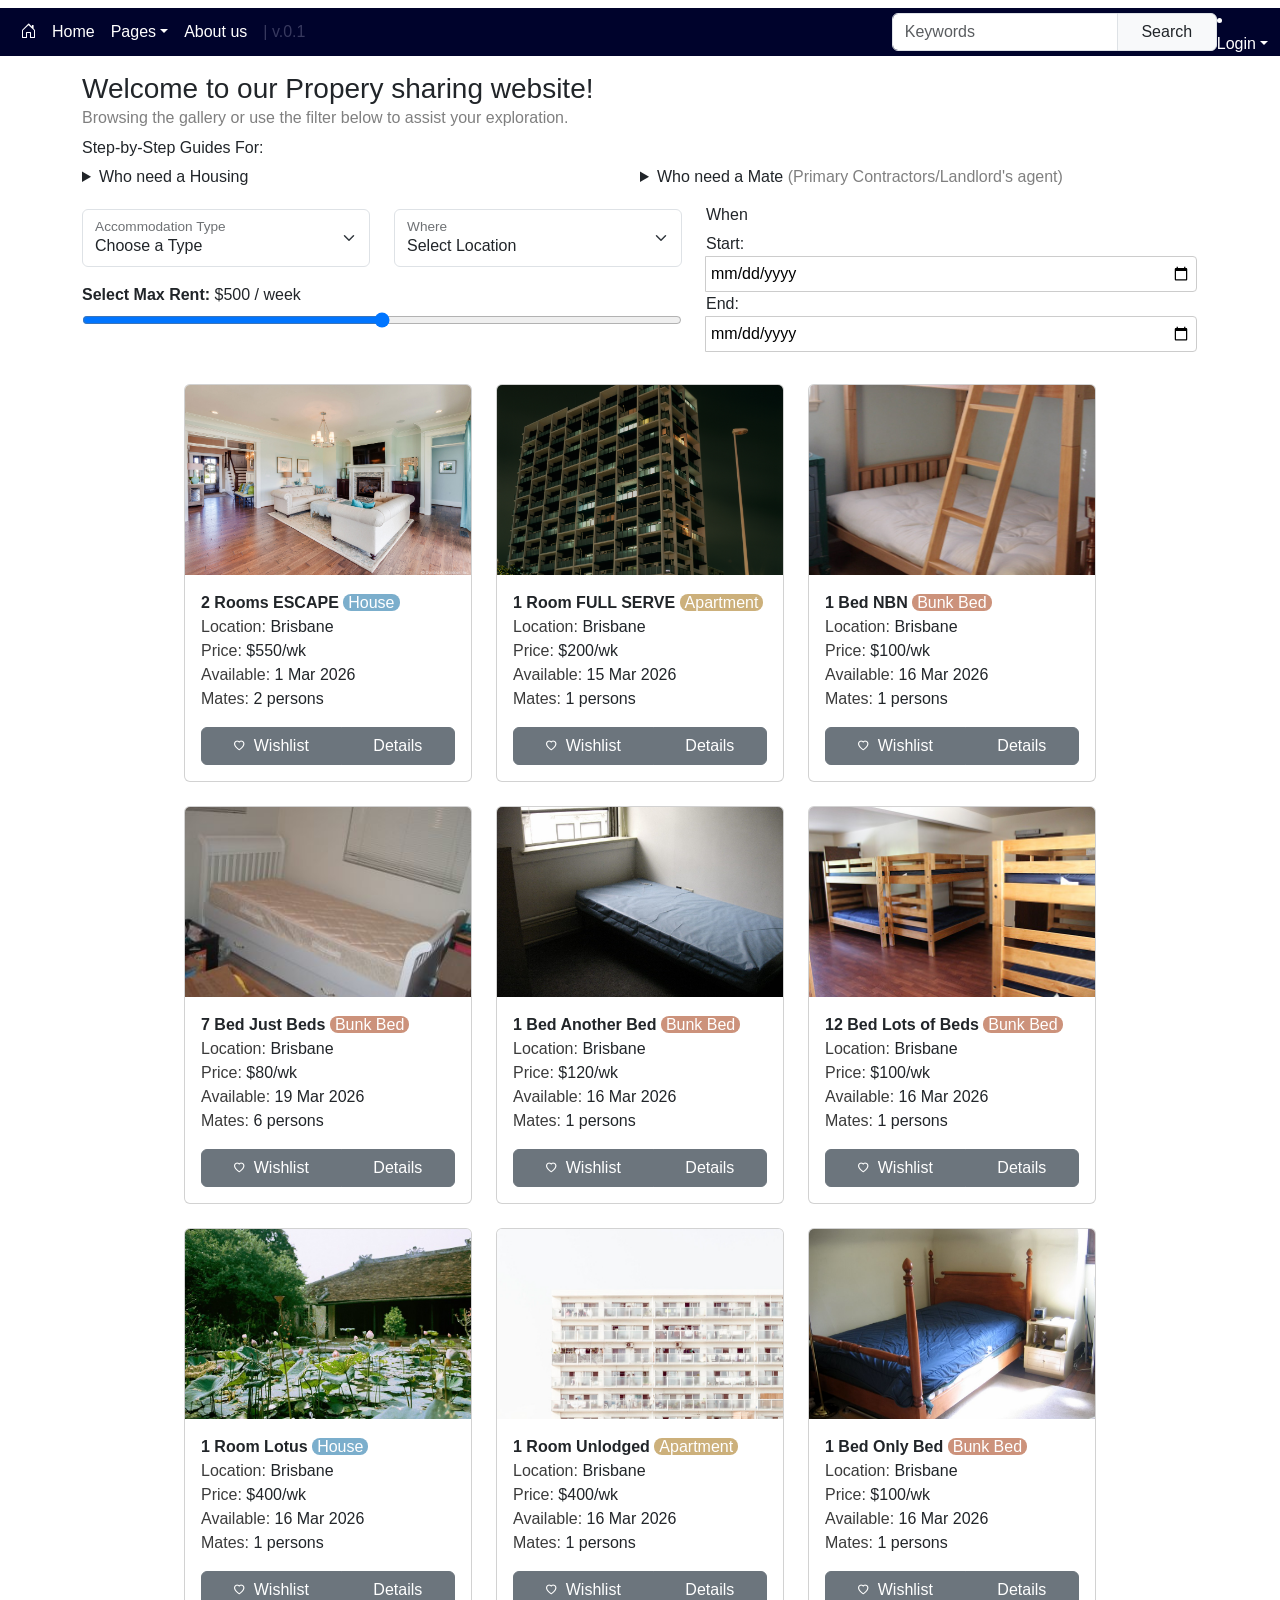
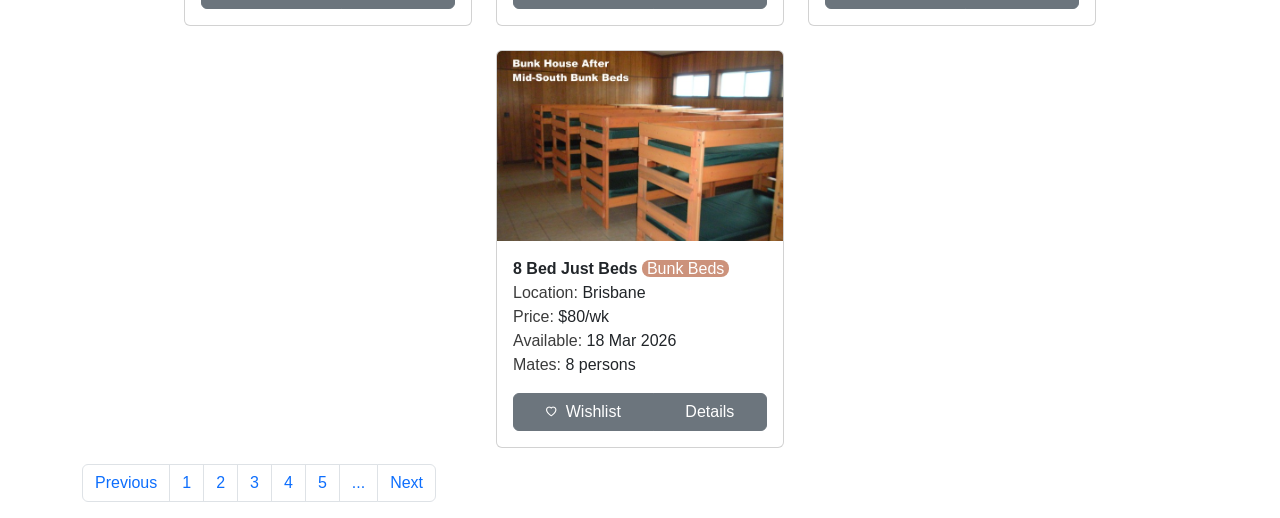
<file: index.html>
<!DOCTYPE html>
<html lang="en">
    <head>
        <meta charset="UTF-8">
        <meta name="viewport" content="width=device-width, initial-scale=1.0">
        <title>Property sharing platform</title>
        <link href="https://cdn.jsdelivr.net/npm/bootstrap@5.3.8/dist/css/bootstrap.min.css" rel="stylesheet" integrity="sha384-sRIl4kxILFvY47J16cr9ZwB07vP4J8+LH7qKQnuqkuIAvNWLzeN8tE5YBujZqJLB" crossorigin="anonymous">
        <link rel="stylesheet" href="css/style.css">
    </head>
    <body>
        <header>
            <nav class="navbar navbar-expand-md navbar-dark">
                <div class="container-fluid nav-container">
                    <button class="navbar-toggler" type="button" data-bs-toggle="collapse" data-bs-target="#navbarMain" aria-controls="navbarMain" aria-expanded="false" aria-label="Toggle navigation">
                        <span class="navbar-toggler-icon"></span>
                    </button>
                    <div class="collapse navbar-collapse show" id="navbarMain">
                        <ul class="navbar-nav me-auto mb-2 mb-xl-0">
                            <li class="nav-item">
                                <a class="nav-link" aria-current="page" href="index.html"><i class="bi bi-house-door"></i></a>
                            </li>
                            <li class="nav-item">
                                <a class="nav-link" aria-current="page" href="index.html">Home</a>
                            </li>
                            <li class="nav-item dropdown">
                                <a class="nav-link dropdown-toggle" data-bs-toggle="dropdown" href="#" role="button" aria-expanded="false">Pages</a>
                                <ul class="dropdown-menu">
                                    <li><a class="dropdown-item" href="wishlist.html">My Wishlist</a></li>
                                    <li><a class="dropdown-item" href="details.html">Property Details</a></li>
                                    <li><a class="dropdown-item" href="enquiry.html">Enquiry</a></li>
                                    <li><a class="dropdown-item" href="requestform.html">Request Form</a></li>
                                    <li><a class="dropdown-item" href="hostinglist.html">My Hosting List</a></li>
                                    <li><a class="dropdown-item" href="compare.html">Compare Properties</a></li>
                                    <li><a class="dropdown-item" href="contracts.html">Standard Contract</a></li>
                                    <li><a class="dropdown-item" href="inbound_enq.html">Inbound Enquiry</a></li>
                                    <li><a class="dropdown-item" href="chatthread.html">Chat with mates</a></li>
                                    <li><hr class="dropdown-divider"></li>
                                    <li><a class="dropdown-item" href="about.html">About us</a></li>
                                </ul>
                            </li>
                            <li class="nav-item">
                                <a class="nav-link" aria-current="page" href="about.html">About us</a>
                            </li>
                            <li class="nav-item">
                                <a class="nav-link nav-version disabled" style="color: #d4d4f042;">| v.0.1</a>
                            </li>
                        </ul>
                        <form class="d-flex">
                            <div class="input-group flex-nowrap">
                                <input type="text" class="form-control" placeholder="Keywords" aria-describedby="addon-wrapping" name="search">
                                <span class="input-group-text" id="addon-wrapping">Search</span>
                            </div>
                        </form>
                        <li class="nav-item dropdown">
                            <a class="nav-link dropdown-toggle" data-bs-toggle="dropdown" href="#" role="button" aria-expanded="false">Login</a>
                            <ul class="dropdown-menu">
                                <li><a class="dropdown-item" href="wishlist.html">New Tenant</a></li>
                                <li><a class="dropdown-item" href="hostinglist.html">Existing Tenant</a></li>
                                <li><a class="dropdown-item" href="hostinglist.html">Agent/Landlord</a></li>
                            </ul>
                        </li>

                    </div>
                </div>
            </nav>
        </header>
        <main>
            <div class="container">
                <div class="row">
                    <h3 class="mt-2">Welcome to our Propery sharing website!</h3>
                </div>
                <div class="row">
                    <span class="text-black-50" style="margin-top: -8px;">Browsing the gallery or use the filter below to assist your exploration.</span>
                </div>
                <div class="row">
                    <h6 class="step-title mt-2"> Step-by-Step Guides For:</h6>
                <div class="row">
                    <div class="col-12 col-xl-6">
                        <details>
                            <summary>Who need a Housing</summary>
                            <ol>
                                <li>Explore and make your <a href="wishlist.html">wishlist.</a></li>
                                <li><span class="text-black-50 me-1">[Optional]</span>Chat with mates to ensure that you are in the same vibe.</li>
                                <li>Secure a place by make an enquiry.</li>
                            </ol>
                        </details>
                    </div>
                    <div class="col-12 col-xl-6">
                        <details>
                            <summary>Who need a Mate <span class="text-black-50">(Primary Contractors/Landlord's agent)</span></summary>
                            <ol>
                                <li>Create an account.</li>
                                <li>Fill-out hosting our online hosting <a href="requestform.html">request form.</a></li>
                                <li>Wait for your mate or tenant to stop by.</li>
                                <li>Response their <a href="inbound_enq.html">enquiry.</a></li>
                                <li><span class="text-black-50 me-1">[Optional]</span>Appoint a first visit or asset inspection.</li>
                                <li>Make/revise a tenancy agreement with the original owner.</li>
                                <li>Lodge a bond payment (Upfront payment).</li>
                            </ol>
                        </details>                        
                    </div>
                </div>
                </div>
                <div class="row mt-3 d-flex">
                    <div class="col">
                        <div class="row mt-1">
                            <div class="col">
                                <div class="form-floating">
                                    <select class="form-select" id="loatingSelectType" aria-label="Floating label select example">
                                        <option selected>Choose a Type</option>
                                        <option value="1">House</option>
                                        <option value="2">Service Apartment / Share Room</option>
                                        <option value="3">Bunk Beds</option>
                                    </select>
                                    <label for="floatingSelectType">Accommodation Type</label>
                                </div>
                            </div>
                            <div class="col">
                                <div class="form-floating">
                                    <select class="form-select" id="floatingSelectWhere" aria-label="Floating label select example">
                                        <option selected>Select Location</option>
                                        <option value="1">Brisbane</option>
                                        <option value="2">Melbourne</option>
                                        <option value="3">Sydney</option>
                                    </select>
                                    <label for="floatingSelectWhere">Where</label>
                                </div>
                            </div>
                        </div>
                        <div class="row mt-3">
                            <div>
                                <label class="label-rent-slider" for="maxrent">Select Max Rent:</label>
                                <span>$500</span><span> / week</span>
                                <input class="align-middle" type="range" id="maxrent" name="maxrent" min="0" max="1000" style="width: 600px;"/>
                            </div>
                        </div>
                    </div>
                    <div class="col">
                        <div class="row">
                            <h6>When</h6>
                        </div>
                        <div class="row">
                            <div class="input-group">
                                <span>Start:</span>
                                <input class="dateinput w-100" type="date" id="start_date" name="trip-start"/>
                            </div>
                            <div class="input-group">
                                <span>End:</span>
                                <input class="dateinput w-100" type="date" id="start_end" name="trip-end"/>
                            </div>
                        </div>
                    </div>
                </div>
                <div class="row justify-content-center mt-2 row-cols-auto gy-4">
                    <div class="col">
                        <div class="card" style="width: 18rem;">
                            <img src="img/18552713059_35eac1763b_o.jpg" class="card-img-top" alt="house">
                                <div class="card-body d-flex flex-column">
                                    <p class="card-text">
                                        <span class="span-title">2 Rooms ESCAPE</span>
                                        <span class="acc-type-house">House</span><br>
                                        <span class="price-topic">Location:</span>
                                        <span>Brisbane</span><br>
                                        <span class="price-topic">Price:</span>
                                        <span>$550/wk</span><br>
                                        <span class="price-topic">Available: </span>
                                        <span>1 Mar 2026</span><br>
                                        <span class="price-topic">Mates: </span>
                                        <span>2 persons</span>
                                    </p>
                                    <div class="btn-group justify-content-center align-items-center" role="group">
                                        <a class="btn btn-secondary" href="wishlist.html" role="button"><span class="wishlistspan">Wishlist</span></a>
                                        <a class="btn btn-secondary" href="details.html" role="button">Details</a>
                                    </div>
                                </div>
                        </div>
                    </div>
                    <div class="col">
                        <div class="card" style="width: 18rem;">
                            <img src="img/8865102555_4d7185db67_o.jpg" class="card-img-top" alt="...">
                                <div class="card-body d-flex flex-column">
                                    <p class="card-text">
                                        <span class="span-title">1 Room FULL SERVE</span>
                                        <span class="acc-type-apartment">Apartment</span><br>
                                        <span class="price-topic">Location:</span>
                                        <span>Brisbane</span><br>
                                        <span class="price-topic">Price:</span>
                                        <span>$200/wk</span><br>
                                        <span class="price-topic">Available: </span>
                                        <span>15 Mar 2026</span><br>
                                        <span class="price-topic">Mates: </span>
                                        <span>1 persons</span>
                                    </p>
                                    <div class="btn-group justify-content-center align-items-center" role="group">
                                        <a class="btn btn-secondary" href="wishlist.html" role="button"><span class="wishlistspan">Wishlist</span></a>
                                        <a class="btn btn-secondary" href="details.html" role="button">Details</a>
                                    </div>
                                </div>
                        </div>
                    </div>
                    <div class="col">
                        <div class="card" style="width: 18rem;">
                            <img src="img/3262558319_7eced039d0_b.jpg" class="card-img-top" alt="https://www.flickr.com/photos/14109244@N00/3262558319/in/[base64]">
                                <div class="card-body d-flex flex-column">
                                    <p class="card-text">
                                        <span class="span-title">1 Bed NBN</span>
                                        <span class="acc-type-bed">Bunk Bed</span><br>
                                        <span class="price-topic">Location:</span>
                                        <span>Brisbane</span><br>
                                        <span class="price-topic">Price:</span>
                                        <span>$100/wk</span><br>
                                        <span class="price-topic">Available: </span>
                                        <span>16 Mar 2026</span><br>
                                        <span class="price-topic">Mates: </span>
                                        <span>1 persons</span>
                                    </p>
                                    <div class="btn-group justify-content-center align-items-center" role="group">
                                        <a class="btn btn-secondary" href="wishlist.html" role="button"><span class="wishlistspan">Wishlist</span></a>
                                        <a class="btn btn-secondary" href="details.html" role="button">Details</a>
                                    </div>
                                </div>
                        </div>
                    </div>
                    <div class="col">
                        <div class="card" style="width: 18rem;">
                            <img src="img/237384449_4bc227782a_n.jpg" class="card-img-top" alt="https://www.flickr.com/photos/91362608@N00/237384449/in/[base64]">
                                <div class="card-body d-flex flex-column">
                                    <p class="card-text">
                                        <span class="span-title">7 Bed Just Beds</span>
                                        <span class="acc-type-bed">Bunk Bed</span><br>
                                        <span class="price-topic">Location:</span>
                                        <span>Brisbane</span><br>
                                        <span class="price-topic">Price:</span>
                                        <span>$80/wk</span><br>
                                        <span class="price-topic">Available: </span>
                                        <span>19 Mar 2026</span><br>
                                        <span class="price-topic">Mates: </span>
                                        <span>6 persons</span>
                                    </p>
                                    <div class="btn-group justify-content-center align-items-center" role="group">
                                        <a class="btn btn-secondary" href="wishlist.html" role="button"><span class="wishlistspan">Wishlist</span></a>
                                        <a class="btn btn-secondary" href="details.html" role="button">Details</a>
                                    </div>
                                </div>
                        </div>
                    </div>
                    <div class="col">
                        <div class="card" style="width: 18rem;">
                            <img src="img/104422610_884c7094f0_b.jpg" class="card-img-top" alt="https://www.flickr.com/photos/this_statement_is_false/104422610/in/[base64]">
                                <div class="card-body d-flex flex-column">
                                    <p class="card-text">
                                        <span class="span-title">1 Bed Another Bed</span>
                                        <span class="acc-type-bed">Bunk Bed</span><br>
                                        <span class="price-topic">Location:</span>
                                        <span>Brisbane</span><br>
                                        <span class="price-topic">Price:</span>
                                        <span>$120/wk</span><br>
                                        <span class="price-topic">Available: </span>
                                        <span>16 Mar 2026</span><br>
                                        <span class="price-topic">Mates: </span>
                                        <span>1 persons</span>
                                    </p>
                                    <div class="btn-group justify-content-center align-items-center" role="group">
                                        <a class="btn btn-secondary" href="wishlist.html" role="button"><span class="wishlistspan">Wishlist</span></a>
                                        <a class="btn btn-secondary" href="details.html" role="button">Details</a>
                                    </div>
                                </div>
                        </div>
                    </div>
                    <div class="col">
                        <div class="card" style="width: 18rem;">
                            <img src="img/9605291609_6d31b74985_z.jpg" class="card-img-top" alt="https://www.flickr.com/photos/salarmy-mokan/9605291609/in/[base64]">
                                <div class="card-body d-flex flex-column">
                                    <p class="card-text">
                                        <span class="span-title">12 Bed Lots of Beds</span>
                                        <span class="acc-type-bed">Bunk Bed</span><br>
                                        <span class="price-topic">Location:</span>
                                        <span>Brisbane</span><br>
                                        <span class="price-topic">Price:</span>
                                        <span>$100/wk</span><br>
                                        <span class="price-topic">Available: </span>
                                        <span>16 Mar 2026</span><br>
                                        <span class="price-topic">Mates: </span>
                                        <span>1 persons</span>
                                    </p>
                                    <div class="btn-group justify-content-center align-items-center" role="group">
                                        <a class="btn btn-secondary" href="wishlist.html" role="button"><span class="wishlistspan">Wishlist</span></a>
                                        <a class="btn btn-secondary" href="details.html" role="button">Details</a>
                                    </div>
                                </div>
                        </div>
                    </div>
                    <div class="col">
                        <div class="card" style="width: 18rem;">
                            <img src="img/15121302953_a1c4b686d8_c.jpg" class="card-img-top" alt="https://live.staticflickr.com/7538/15121302953_a1c4b686d8_c.jpg">
                                <div class="card-body d-flex flex-column">
                                    <p class="card-text">
                                        <span class="span-title">1 Room Lotus</span>
                                        <span class="acc-type-house">House</span><br>
                                        <span class="price-topic">Location:</span>
                                        <span>Brisbane</span><br>
                                        <span class="price-topic">Price:</span>
                                        <span>$400/wk</span><br>
                                        <span class="price-topic">Available: </span>
                                        <span>16 Mar 2026</span><br>
                                        <span class="price-topic">Mates: </span>
                                        <span>1 persons</span>
                                    </p>
                                    <div class="btn-group justify-content-center align-items-center" role="group">
                                        <a class="btn btn-secondary" href="wishlist.html" role="button"><span class="wishlistspan">Wishlist</span></a>
                                        <a class="btn btn-secondary" href="details.html" role="button">Details</a>
                                    </div>
                                </div>
                        </div>
                    </div>
                    <div class="col">
                        <div class="card" style="width: 18rem;">
                            <img src="img/9073308078_5f819f48bf_c.jpg" class="card-img-top" alt="https://live.staticflickr.com/5492/9073308078_5f819f48bf_c.jpg">
                                <div class="card-body d-flex flex-column">
                                    <p class="card-text">
                                        <span class="span-title">1 Room Unlodged</span>
                                        <span class="acc-type-apartment">Apartment</span><br>
                                        <span class="price-topic">Location:</span>
                                        <span>Brisbane</span><br>
                                        <span class="price-topic">Price:</span>
                                        <span>$400/wk</span><br>
                                        <span class="price-topic">Available: </span>
                                        <span>16 Mar 2026</span><br>
                                        <span class="price-topic">Mates: </span>
                                        <span>1 persons</span>
                                    </p>
                                    <div class="btn-group justify-content-center align-items-center" role="group">
                                        <a class="btn btn-secondary" href="wishlist.html" role="button"><span class="wishlistspan">Wishlist</span></a>
                                        <a class="btn btn-secondary" href="details.html" role="button">Details</a>
                                    </div>
                                </div>
                        </div>
                    </div>
                    <div class="col">
                        <div class="card" style="width: 18rem;">
                            <img src="img/234954920_8aedb1588b_b.jpg" class="card-img-top" alt="https://www.flickr.com/photos/danhorst/234954920/sizes/l/">
                                <div class="card-body d-flex flex-column">
                                    <p class="card-text">
                                        <span class="span-title">1 Bed Only Bed</span>
                                        <span class="acc-type-bed">Bunk Bed</span><br>
                                        <span class="price-topic">Location:</span>
                                        <span>Brisbane</span><br>
                                        <span class="price-topic">Price:</span>
                                        <span>$100/wk</span><br>
                                        <span class="price-topic">Available: </span>
                                        <span>16 Mar 2026</span><br>
                                        <span class="price-topic">Mates: </span>
                                        <span>1 persons</span>
                                    </p>
                                    <div class="btn-group justify-content-center align-items-center" role="group">
                                        <a class="btn btn-secondary" href="wishlist.html" role="button"><span class="wishlistspan">Wishlist</span></a>
                                        <a class="btn btn-secondary" href="details.html" role="button">Details</a>
                                    </div>
                                </div>
                        </div>
                    </div>
                    <div class="col">
                        <div class="card" style="width: 18rem;">
                            <img src="img/5566138272_f6170897b5_z.jpg" class="card-img-top" alt="https://www.flickr.com/photos/midsouthbunkbeds/5566138272/sizes/z/">
                                <div class="card-body d-flex flex-column">
                                    <p class="card-text">
                                        <span class="span-title">8 Bed Just Beds</span>
                                        <span class="acc-type-bed">Bunk Beds</span><br>
                                        <span class="price-topic">Location:</span>
                                        <span>Brisbane</span><br>
                                        <span class="price-topic">Price:</span>
                                        <span>$80/wk</span><br>
                                        <span class="price-topic">Available: </span>
                                        <span>18 Mar 2026</span><br>
                                        <span class="price-topic">Mates: </span>
                                        <span>8 persons</span>
                                    </p>
                                    <div class="btn-group justify-content-center align-items-center" role="group">
                                        <a class="btn btn-secondary" href="wishlist.html" role="button"><span class="wishlistspan">Wishlist</span></a>
                                        <a class="btn btn-secondary" href="details.html" role="button">Details</a>
                                    </div>
                                </div>
                        </div>
                    </div>
                </div>
                <div class="row mt-3 align-self-center">
                    <nav aria-label="page-navigation">
                        <ul class="pagination">
                            <li class="page-item"><a class="page-link" href="#">Previous</a></li>
                            <li class="page-item"><a class="page-link" href="#">1</a></li>
                            <li class="page-item"><a class="page-link" href="#">2</a></li>
                            <li class="page-item"><a class="page-link" href="#">3</a></li>
                            <li class="page-item"><a class="page-link" href="#">4</a></li>
                            <li class="page-item"><a class="page-link" href="#">5</a></li>
                            <li class="page-item"><a class="page-link" href="#">...</a></li>
                            <li class="page-item"><a class="page-link" href="#">Next</a></li>
                        </ul>
                    </nav>
                </div>
        </main>
        <footer></footer>
        <script src="https://cdn.jsdelivr.net/npm/bootstrap@5.3.8/dist/js/bootstrap.bundle.min.js" integrity="sha384-FKyoEForCGlyvwx9Hj09JcYn3nv7wiPVlz7YYwJrWVcXK/BmnVDxM+D2scQbITxI" crossorigin="anonymous"></script>
    </body>
</html>
</file>
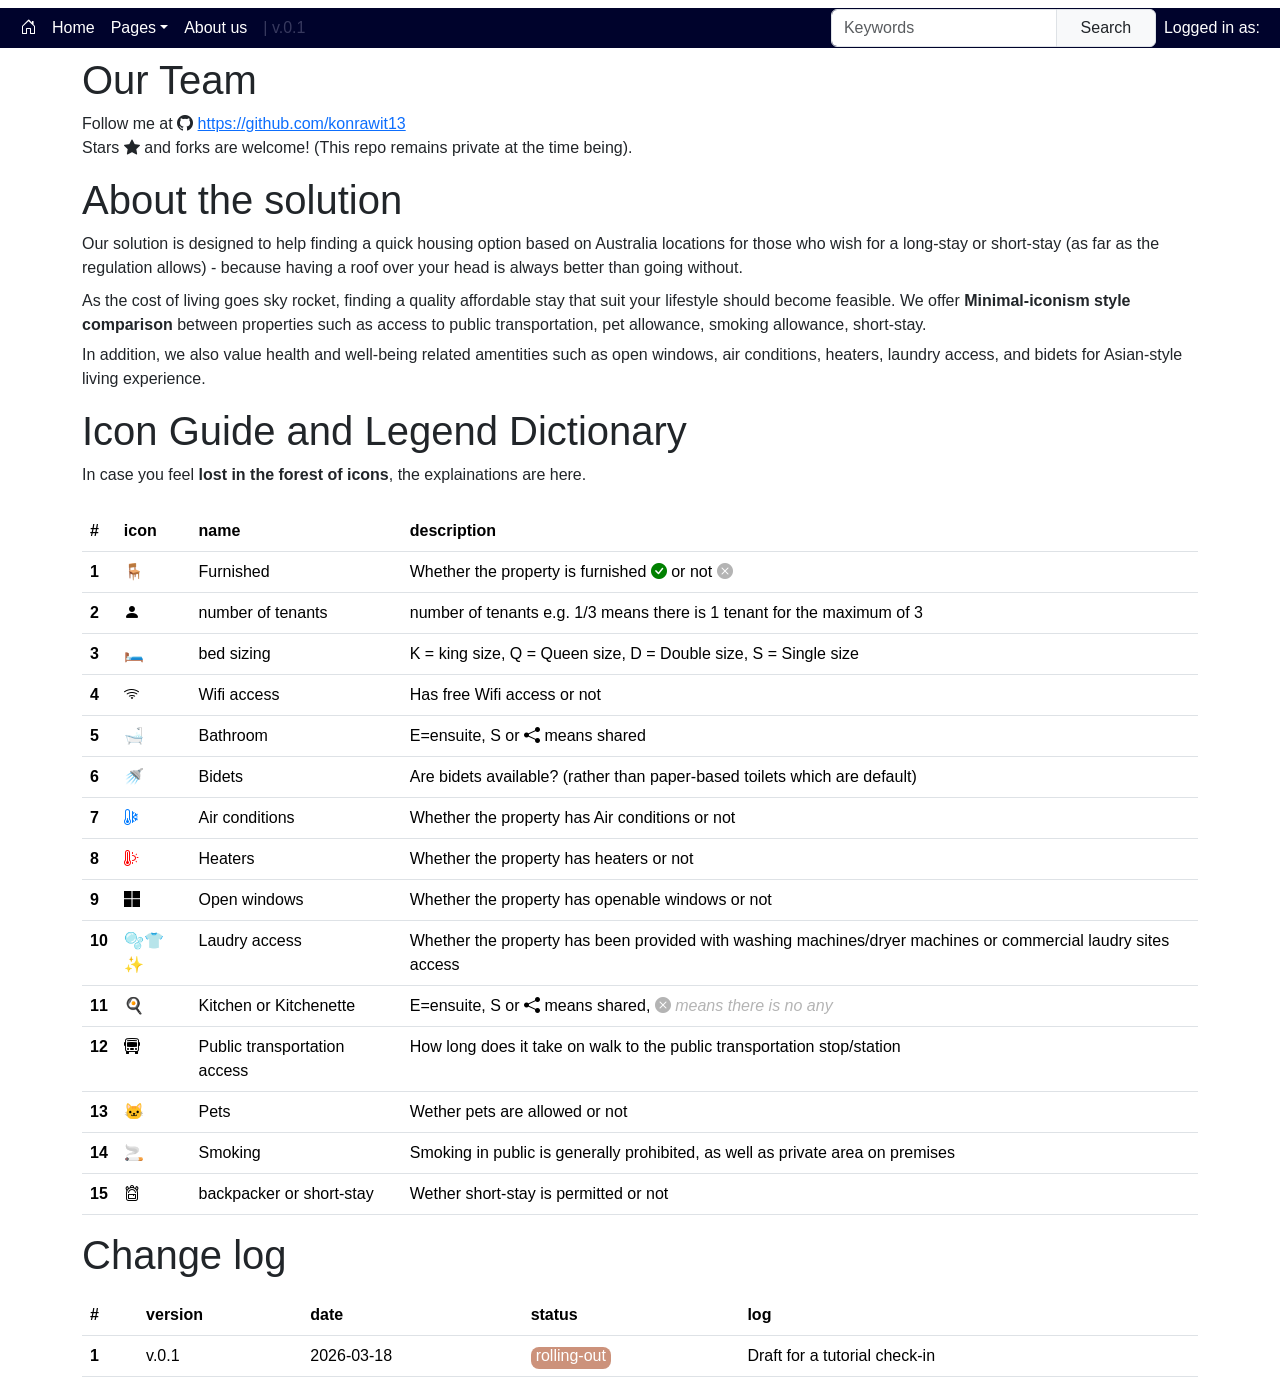
<file: about.html>
<!DOCTYPE html>
<html lang="en">
    <head>
        <meta charset="UTF-8">
        <meta name="viewport" content="width=device-width, initial-scale=1.0">
        <title>Property sharing platform</title>
        <link href="https://cdn.jsdelivr.net/npm/bootstrap@5.3.8/dist/css/bootstrap.min.css" rel="stylesheet" integrity="sha384-sRIl4kxILFvY47J16cr9ZwB07vP4J8+LH7qKQnuqkuIAvNWLzeN8tE5YBujZqJLB" crossorigin="anonymous">
        <link rel="stylesheet" href="css/style.css">
    </head>
    <body>
        <header>
            <nav class="navbar navbar-expand-md navbar-dark">
                <div class="container-fluid nav-container">
                    <button class="navbar-toggler" type="button" data-bs-toggle="collapse" data-bs-target="#navbarMain" aria-controls="navbarMain" aria-expanded="false" aria-label="Toggle navigation">
                        <span class="navbar-toggler-icon"></span>
                    </button>
                    <div class="collapse navbar-collapse show" id="navbarMain">
                        <ul class="navbar-nav me-auto mb-2 mb-xl-0">
                            <li class="nav-item">
                                <a class="nav-link" aria-current="page" href="index.html"><i class="bi bi-house-door"></i></a>
                            </li>
                            <li class="nav-item">
                                <a class="nav-link" aria-current="page" href="index.html">Home</a>
                            </li>
                            <li class="nav-item dropdown">
                                <a class="nav-link dropdown-toggle" data-bs-toggle="dropdown" href="#" role="button" aria-expanded="false">Pages</a>
                                <ul class="dropdown-menu">
                                    <li><a class="dropdown-item" href="wishlist.html">My Wishlist</a></li>
                                    <li><a class="dropdown-item" href="details.html">Property Details</a></li>
                                    <li><a class="dropdown-item" href="enquiry.html">Enquiry</a></li>
                                    <li><a class="dropdown-item" href="requestform.html">Request Form</a></li>
                                    <li><a class="dropdown-item" href="hostinglist.html">My Hosting List</a></li>
                                    <li><a class="dropdown-item" href="compare.html">Compare Properties</a></li>
                                    <li><a class="dropdown-item" href="contracts.html">Standard Contract</a></li>
                                    <li><a class="dropdown-item" href="inbound_enq.html">Inbound Enquiry</a></li>
                                    <li><a class="dropdown-item" href="chatthread.html">Chat with mates</a></li>
                                    <li><hr class="dropdown-divider"></li>
                                    <li><a class="dropdown-item" href="about.html">About us</a></li>
                                </ul>
                            </li>
                            <li class="nav-item">
                                <a class="nav-link" aria-current="page" href="about.html">About us</a>
                            </li>
                            <li class="nav-item">
                                <a class="nav-link nav-version disabled" style="color: #d4d4f042;">| v.0.1</a>
                            </li>
                        </ul>
                        <form class="d-flex">
                            <div class="input-group flex-nowrap">
                                <input type="text" class="form-control" placeholder="Keywords" aria-describedby="addon-wrapping" name="search">
                                <span class="input-group-text" id="addon-wrapping">Search</span>
                            </div>
                        </form>
                        <a class="nav-link me-2 disabled ms-2">Logged in as:</a>

                    </div>
                </div>
            </nav>
        </header>
        <main>
            <div class="container">
                <div class="row">
                    <h1>Our Team</h1>
                </div>
                <div class="row">
                    <span>Follow me at <i class="bi bi-github"></i> <a href="https://github.com/konrawit13">https://github.com/konrawit13</a></span>
                    <span>Stars <i class="bi bi-star-fill"></i> and forks are welcome! (This repo remains private at the time being).</span>
                </div>
                <div class="row mt-3">
                    <h1>About the solution</h1>
                </div>
                <div class="row">
                    <p>
                        Our solution is designed to help finding a quick housing option based on Australia locations for those who wish for a long-stay or short-stay (as far as the regulation allows) - because having a roof over your head is always better than going without.</p>
                    </p>
                    <p style="margin-top: -23px;">
                        As the cost of living goes sky rocket, finding a quality affordable stay that suit your lifestyle should become feasible. We offer <strong>Minimal-iconism style comparison</strong> between properties such as access to public transportation, pet allowance, smoking allowance, short-stay.
                    </p>
                    <p style="margin-top: -10px;">
                        In addition, we also value health and well-being related amentities such as open windows, air conditions, heaters, laundry access, and bidets for Asian-style living experience.
                    </p>
                </div>
                <section id="icon-dict">
                    <div class="row">
                        <h1>Icon Guide and Legend Dictionary</h1>
                    </div>
                    <div class="row">
                        <p>In case you feel <strong>lost in the forest of icons</strong>, the explainations are here.</p>
                    </div>
                    <div class="table-responsive mt-2">
                        <table class="table table-hover">
                            <thead>
                                <tr class="align-middle">
                                    <th scope="col">#</th>
                                    <th scope="col">icon</th>
                                    <th scope="col">name</th>
                                    <th scope="col">description</th>
                                </tr>
                            </thead>
                            <tbody>
                                <tr>
                                    <th scope="row">1</th>
                                    <td>🪑</td>
                                    <td>Furnished</td>
                                    <td>Whether the property is furnished <i class="bi bi-check-circle-fill icongreen"></i> or not <i class="bi bi-x-circle-fill icongrey"></i></td>
                                </tr>
                                <tr>
                                    <th scope="row">2</th>
                                    <td><i class="bi bi-person-fill"></i></td>
                                    <td>number of tenants</td>
                                    <td>number of tenants e.g. 1/3 means there is 1 tenant for the maximum of 3</td>
                                </tr>
                                <tr>
                                   <th scope="row">3</th> 
                                   <td>🛏</td>
                                   <td>bed sizing</td>
                                   <td>K = king size, Q = Queen size, D = Double size, S = Single size</td>
                                </tr>
                                <tr>
                                    <th scope="row">4</th>
                                    <td><i class="bi bi-wifi"></i></td>
                                    <td>Wifi access</td>
                                    <td>Has free Wifi access or not</td>
                                </tr>
                                <tr>
                                    <th scope="row">5</th>
                                    <td>🛁</td>
                                    <td>Bathroom</td>
                                    <td>E=ensuite, S or <i class="bi bi-share-fill"></i> means shared</td>
                                </tr>
                                <tr>
                                    <th scope="row">6</th>
                                    <td>🚿</td>
                                    <td>Bidets</td>
                                    <td>Are bidets available? (rather than paper-based toilets which are default) </td>
                                </tr>
                                <tr>
                                    <th scope="row">7</th>
                                    <td><i class="bi bi-thermometer-snow iconblue"></td>
                                    <td>Air conditions</td>
                                    <td>Whether the property has Air conditions or not</td>
                                </tr>
                                <tr>
                                    <th scope="row">8</th>
                                    <td><i class="bi bi-thermometer-sun iconred"></td>
                                    <td>Heaters</td>
                                    <td>Whether the property has heaters or not</td>
                                </tr>
                                <tr>
                                    <th scope="row">9</th>
                                    <td><i class="bi bi-microsoft"></i></td>
                                    <td>Open windows</td>
                                    <td>Whether the property has openable windows or not</td>
                                </tr>
                                <tr>
                                    <th scope="row">10</th>
                                    <td>🫧👕✨</td>
                                    <td>Laudry access</td>
                                    <td>Whether the property has been provided with washing machines/dryer machines or commercial laudry sites access</td>
                                </tr>
                                <tr>
                                    <th scope="row">11</th>
                                    <td>🍳</td>
                                    <td>Kitchen or Kitchenette</td>
                                    <td>E=ensuite, S or <i class="bi bi-share-fill"></i> means shared, <i class="bi bi-x-circle-fill icongrey"> means there is no any</i></td>
                                </tr>
                                <tr>
                                    <th scope="row">12</th>
                                    <td><i class="bi bi-bus-front"></td>
                                    <td>Public transportation access</td>
                                    <td>How long does it take on walk to the public transportation stop/station</td>
                                </tr>
                                <tr>
                                    <th scope="row">13</th>
                                    <td>🐱</td>
                                    <td>Pets</td>
                                    <td>Wether pets are allowed or not</td>
                                </tr>
                                <tr>
                                    <th scope="row">14</th>
                                    <td>🚬</td>
                                    <td>Smoking</td>
                                    <td>Smoking in public is generally prohibited, as well as private area on premises</td>
                                </tr>
                                <tr>
                                    <th scope="row">15</th>
                                    <td><i class="bi bi-backpack3"></i></td>
                                    <td>backpacker or short-stay</td>
                                    <td>Wether short-stay is permitted or not</td>
                                </tr>
                            </tbody>
                        </table>
                    </div>
                </section>
                <section id="change-log">
                    <div class="row">
                        <h1>Change log</h1>
                    </div>
                    <div class="table-responsive mt-2">
                        <table class="table table-hover">
                            <thead>
                                <tr class="align-middle">
                                    <th scope="col">#</th>
                                    <th scope="col">version</th>
                                    <th scope="col">date</th>
                                    <th scope="col">status</th>
                                    <th scope="col">log</th>
                                </tr>
                            </thead>
                            <tbody>
                                <tr class="align-top">
                                    <th scope="row">1</th>
                                    <td>v.0.1</td>
                                    <td>2026-03-18</td>
                                    <td><span class="acc-type-bed" style="padding-bottom: 5px;">rolling-out</span></td>
                                    <td>Draft for a tutorial check-in</td>
                                </tr>
                            </tbody>
                        </table>
                    </div>
                </section>
            </div>
        </main>
        <footer></footer>
        <script src="https://cdn.jsdelivr.net/npm/bootstrap@5.3.8/dist/js/bootstrap.bundle.min.js" integrity="sha384-FKyoEForCGlyvwx9Hj09JcYn3nv7wiPVlz7YYwJrWVcXK/BmnVDxM+D2scQbITxI" crossorigin="anonymous"></script>
    </body>
</html>
</file>
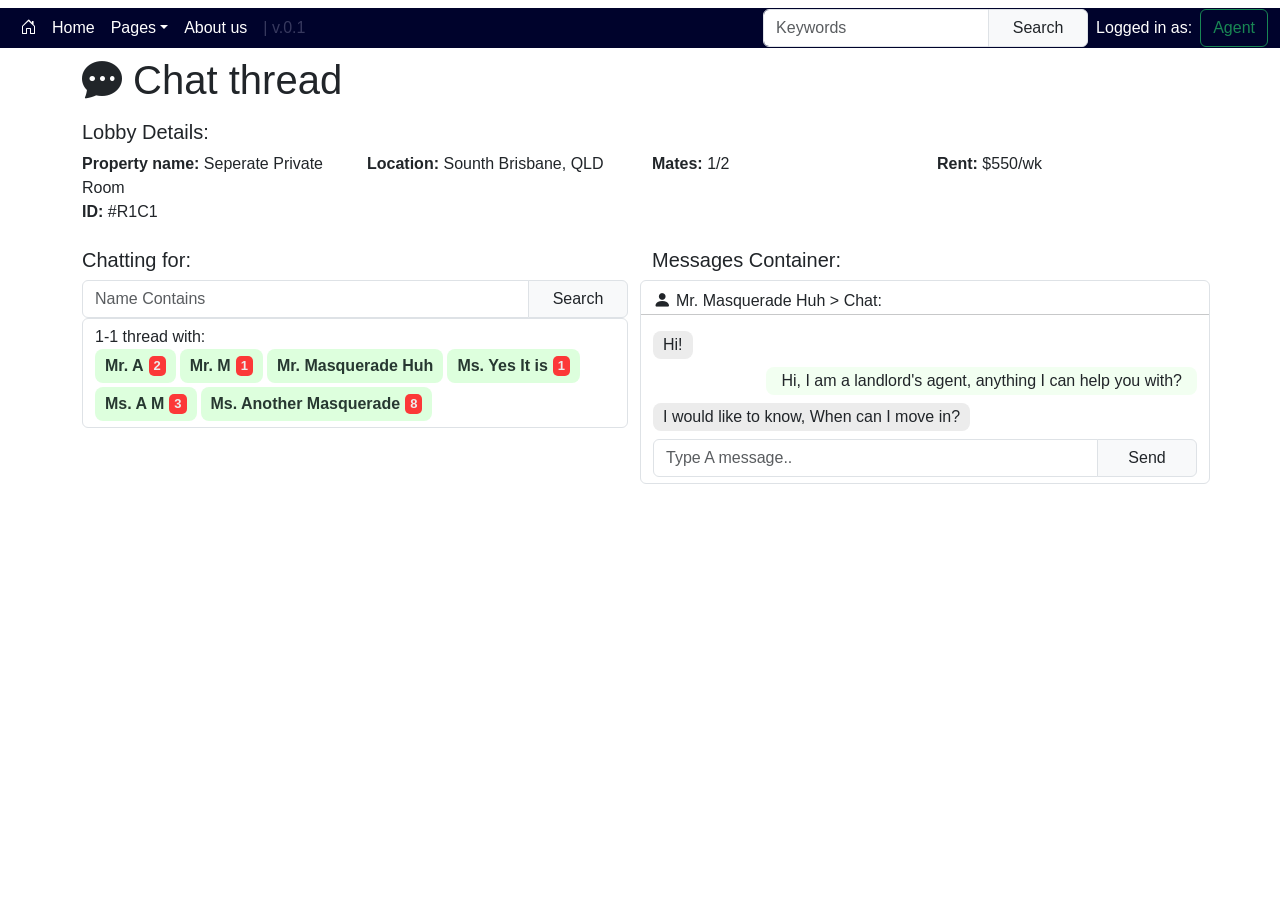
<file: chatthread.html>
<!DOCTYPE html>
<html lang="en">
    <head>
        <meta charset="UTF-8">
        <meta name="viewport" content="width=device-width, initial-scale=1.0">
        <title>Property sharing platform</title>
        <link href="https://cdn.jsdelivr.net/npm/bootstrap@5.3.8/dist/css/bootstrap.min.css" rel="stylesheet" integrity="sha384-sRIl4kxILFvY47J16cr9ZwB07vP4J8+LH7qKQnuqkuIAvNWLzeN8tE5YBujZqJLB" crossorigin="anonymous">
        <link rel="stylesheet" href="css/style.css">
    </head>
    <body>
        <header>
            <nav class="navbar navbar-expand-md navbar-dark">
                <div class="container-fluid nav-container">
                    <button class="navbar-toggler" type="button" data-bs-toggle="collapse" data-bs-target="#navbarMain" aria-controls="navbarMain" aria-expanded="false" aria-label="Toggle navigation">
                        <span class="navbar-toggler-icon"></span>
                    </button>
                    <div class="collapse navbar-collapse show" id="navbarMain">
                        <ul class="navbar-nav me-auto mb-2 mb-xl-0">
                            <li class="nav-item">
                                <a class="nav-link" aria-current="page" href="index.html"><i class="bi bi-house-door"></i></a>
                            </li>
                            <li class="nav-item">
                                <a class="nav-link" aria-current="page" href="index.html">Home</a>
                            </li>
                            <li class="nav-item dropdown">
                                <a class="nav-link dropdown-toggle" data-bs-toggle="dropdown" href="#" role="button" aria-expanded="false">Pages</a>
                                <ul class="dropdown-menu">
                                    <li><a class="dropdown-item" href="details.html">Property Details</a></li>
                                    <li><a class="dropdown-item" href="requestform.html">Request Form</a></li>
                                    <li><a class="dropdown-item" href="hostinglist.html">My Hosting List</a></li>
                                    <li><a class="dropdown-item" href="compare.html">Compare Properties</a></li>
                                    <li><a class="dropdown-item" href="contracts.html">Standard Contract</a></li>
                                    <li><a class="dropdown-item" href="inbound_enq.html">Inbound Enquiry</a></li>
                                    <li><a class="dropdown-item" href="chatthread.html">Chat with mates</a></li>
                                    <li><hr class="dropdown-divider"></li>
                                    <li><a class="dropdown-item" href="about.html">About us</a></li>
                                </ul>
                            </li>
                            <li class="nav-item">
                                <a class="nav-link" aria-current="page" href="about.html">About us</a>
                            </li>
                            <li class="nav-item">
                                <a class="nav-link nav-version disabled" style="color: #d4d4f042;">| v.0.1</a>
                            </li>
                        </ul>
                        <form class="d-flex">
                            <div class="input-group flex-nowrap">
                                <input type="text" class="form-control" placeholder="Keywords" aria-describedby="addon-wrapping" name="search">
                                <span class="input-group-text" id="addon-wrapping">Search</span>
                            </div>
                        </form>
                        <a class="nav-link me-2 disabled ms-2">Logged in as:</a>
                        <a class="btn btn-outline-success">Agent</a>
                    </div>
                </div>
            </nav>
        </header>
        <main>
            <div class="container">
                <div class="row">
                    <h1><i class="bi bi-chat-dots-fill"></i> Chat thread</h1>
                </div>
                <div class="row mt-2">
                    <h5 class="step-title">Lobby Details:</h5>
                </div>
                <div class="row">
                    <div class="col-12 col-xl-3">
                        <div class="row d-flex">
                            <div class="col">
                                <span><strong>Property name:</strong></span>
                                <span>Seperate Private Room</span>
                            </div>
                        </div>
                        <div class="row d-flex">
                            <div class="col">
                                <span><strong>ID:</strong></span>
                                <span>#R1C1</span>
                            </div>
                        </div>
                    </div>
                    <div class="col-12 col-xl-3">
                        <span><strong>Location:</strong></span>
                        <span><span>Sounth Brisbane, QLD</span></span>
                    </div>
                    <div class="col-12 col-xl-3">
                        <span><strong>Mates:</strong></span>
                        <span><span>1/2</span></span>
                    </div>
                    <div class="col-12 col-xl-3">
                        <span><strong>Rent:</strong></span>
                        <span><span>$550/wk</span></span>
                    </div>
                </div>
                <div class="row mt-4">
                    <div class="col-12 col-xl-6">
                        <div class="row">
                            <h5 class="step-title">Chatting for:</h5>
                                <div class="input-group flex-nowrap">
                                    <input type="text" class="form-control" placeholder="Name Contains" aria-describedby="addon-wrapping" name="search">
                                    <span class="input-group-text" id="addon-wrapping">Search</span>
                                </div>
                        </div>
                        <div class="row">
                            <div class="col">
                                <div class="form-control">
                                    <div class="row">
                                        <span>1-1 thread with:</span>
                                    </div>
                                    <div class="row row-cols-auto g-1">
                                        <div class="col">
                                            <span class="bg-lightgreen d-flex align-items-center">
                                                Mr. A
                                                <span class="msg-ct">2</span>
                                            </span>
                                        </div>
                                        <div class="col">
                                            <span class="bg-lightgreen d-flex align-items-center">
                                                Mr. M
                                                <span class="msg-ct">1</span>
                                            </span>
                                        </div>
                                        <div class="col">
                                            <span class="bg-lightgreen d-flex align-items-center">
                                                Mr. Masquerade Huh
                                            </span>
                                        </div>
                                        <div class="col">
                                            <span class="bg-lightgreen d-flex align-items-center">
                                                Ms. Yes It is
                                                <span class="msg-ct">1</span>
                                            </span>
                                        </div>
                                        <div class="col">
                                            <span class="bg-lightgreen d-flex align-items-center">
                                                Ms. A M
                                                <span class="msg-ct">3</span>
                                            </span>
                                        </div>
                                        <div class="col">
                                            <span class="bg-lightgreen d-flex align-items-center">
                                                Ms. Another Masquerade
                                                <span class="msg-ct">8</span>
                                            </span>
                                        </div>
                                    </div>
                                </div>
                            </div>
                        </div>
                    </div>
                    <div class="col-12 col-xl-6">
                        <div class="row">
                            <h5 class="step-title">Messages Container:</h5>
                        </div>
                        <div class="row">
                            <div class="form-control">
                                <div class="col">
                                    <div class="row">
                                        <span class="person">Mr. Masquerade Huh > Chat:</span>
                                        <hr>
                                    </div>
                                    <div class="row">
                                        <div class="col d-flex">
                                            <span class="chat-guess">
                                                Hi!
                                            </span>
                                        </div>
                                    </div>
                                    <div class="row mt-2">
                                        <div class="col d-flex justify-content-end">
                                            <span class="chat-agent">
                                                Hi, I am a landlord's agent, anything I can help you with?
                                            </span>
                                        </div>
                                    </div>
                                    <div class="row">
                                        <div class="col d-flex mt-2">
                                            <span class="chat-guess">
                                                I would like to know, When can I move in?
                                            </span>
                                        </div>
                                    </div>
                                    <div class="input-group flex-nowrap mt-2">
                                        <input type="text" class="form-control" placeholder="Type A message.." aria-describedby="addon-wrapping" name="search">
                                        <span class="input-group-text" id="addon-wrapping">Send</span>
                                    </div>
                                </div>
                            </div>
                        </div>
                    </div>
                </div>
            </div>
        </main>
        <footer></footer>
        <script src="https://cdn.jsdelivr.net/npm/bootstrap@5.3.8/dist/js/bootstrap.bundle.min.js" integrity="sha384-FKyoEForCGlyvwx9Hj09JcYn3nv7wiPVlz7YYwJrWVcXK/BmnVDxM+D2scQbITxI" crossorigin="anonymous"></script>
    </body>
</html>
</file>
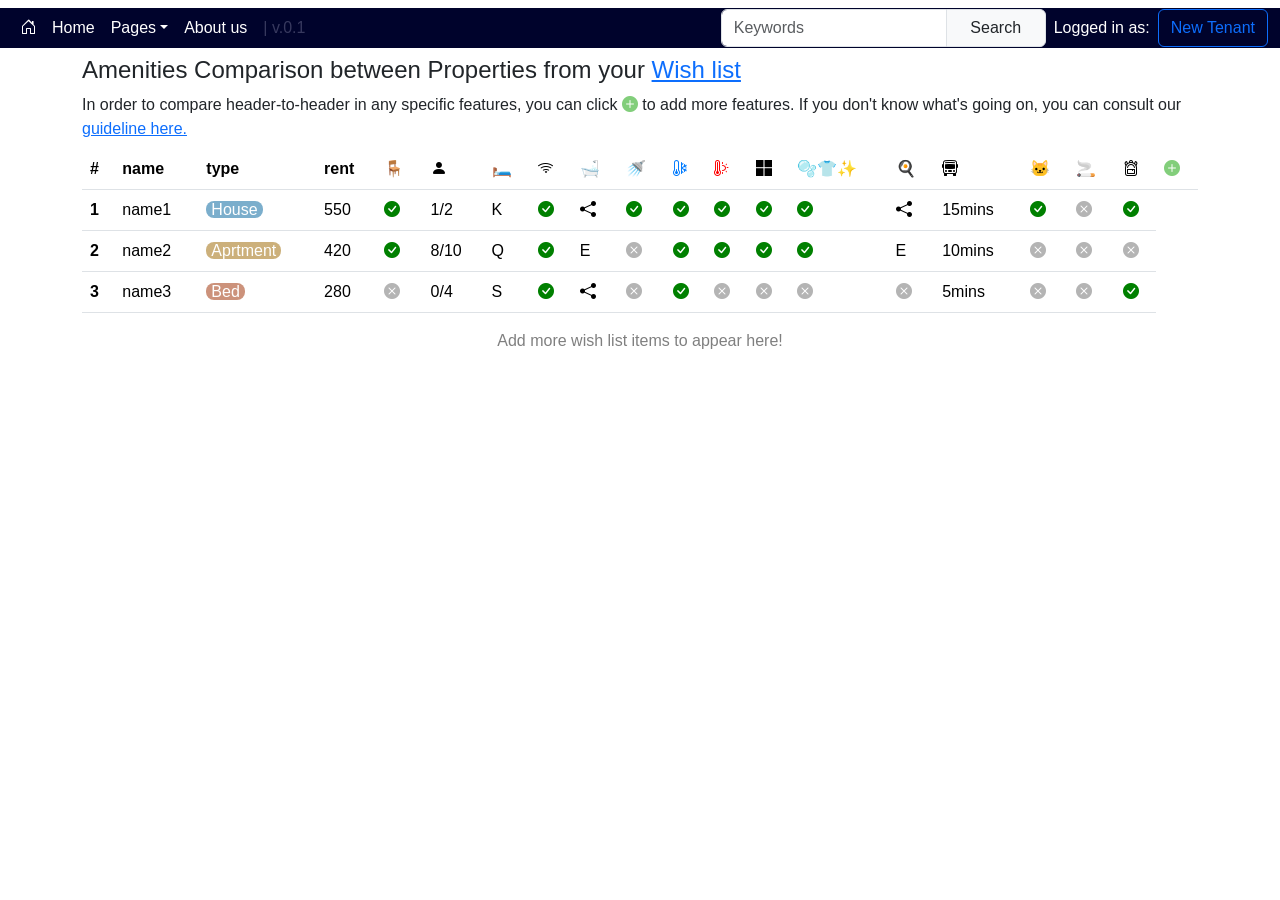
<file: compare.html>
<!DOCTYPE html>
<html lang="en">
    <head>
        <meta charset="UTF-8">
        <meta name="viewport" content="width=device-width, initial-scale=1.0">
        <title>Property sharing platform</title>
        <link href="https://cdn.jsdelivr.net/npm/bootstrap@5.3.8/dist/css/bootstrap.min.css" rel="stylesheet" integrity="sha384-sRIl4kxILFvY47J16cr9ZwB07vP4J8+LH7qKQnuqkuIAvNWLzeN8tE5YBujZqJLB" crossorigin="anonymous">
        <link rel="stylesheet" href="css/style.css">
    </head>
    <body>
        <header>
            <nav class="navbar navbar-expand-md navbar-dark">
                <div class="container-fluid nav-container">
                    <button class="navbar-toggler" type="button" data-bs-toggle="collapse" data-bs-target="#navbarMain" aria-controls="navbarMain" aria-expanded="false" aria-label="Toggle navigation">
                        <span class="navbar-toggler-icon"></span>
                    </button>
                    <div class="collapse navbar-collapse show" id="navbarMain">
                        <ul class="navbar-nav me-auto mb-2 mb-xl-0">
                            <li class="nav-item">
                                <a class="nav-link" aria-current="page" href="index.html"><i class="bi bi-house-door"></i></a>
                            </li>
                            <li class="nav-item">
                                <a class="nav-link" aria-current="page" href="index.html">Home</a>
                            </li>
                            <li class="nav-item dropdown">
                                <a class="nav-link dropdown-toggle" data-bs-toggle="dropdown" href="#" role="button" aria-expanded="false">Pages</a>
                                <ul class="dropdown-menu">
                                    <li><a class="dropdown-item" href="wishlist.html">My Wishlist</a></li>
                                    <li><a class="dropdown-item" href="details.html">Property Details</a></li>
                                    <li><a class="dropdown-item" href="enquiry.html">Enquiry</a></li>
                                    <li><a class="dropdown-item" href="compare.html">Compare Properties</a></li>
                                    <li><a class="dropdown-item" href="contracts.html">Standard Contract</a></li>
                                    <li><hr class="dropdown-divider"></li>
                                    <li><a class="dropdown-item" href="about.html">About us</a></li>
                                </ul>
                            </li>
                            <li class="nav-item">
                                <a class="nav-link" aria-current="page" href="about.html">About us</a>
                            </li>
                            <li class="nav-item">
                                <a class="nav-link nav-version disabled" style="color: #d4d4f042;">| v.0.1</a>
                            </li>
                        </ul>
                        <form class="d-flex">
                            <div class="input-group flex-nowrap">
                                <input type="text" class="form-control" placeholder="Keywords" aria-describedby="addon-wrapping" name="search">
                                <span class="input-group-text" id="addon-wrapping">Search</span>
                            </div>
                        </form>
                        <a class="nav-link me-2 disabled ms-2">Logged in as:</a>
                        <a class="btn btn-outline-primary">New Tenant</a>
                    </div>
                </div>
            </nav>
        </header>
        <main>
            <div class="container">
                <div class="row">
                    <h4>Amenities Comparison between Properties from your <a href="wishlist.html">Wish list</a></h4>
                </div>
                <div class="row">
                    <span>In order to compare header-to-header in any specific features, you can click <a href="#"><i class="bi bi-plus-circle-fill iconlightgreen"></i></a> to add more features. If you don't know what's going on, you can consult our <a href="about.html#icon-dict">guideline here.</a></span>
                </div>
                <div class="table-responsive mt-2">
                    <table class="table table-hover">
                        <thead>
                            <tr class="align-middle">
                                <th scope="col">#</th>
                                <th scope="col">name</th>
                                <th scope="col">type</th>
                                <th scope="col">rent</th>
                                <th scope="col">🪑</th>
                                <th scope="col"><i class="bi bi-person-fill"></i></th>
                                <th scope="col">🛏</th>
                                <th scope="col"><i class="bi bi-wifi"></i></th>
                                <th scope="col">🛁</th>
                                <th scope="col">🚿</th>
                                <th scope="col"><i class="bi bi-thermometer-snow iconblue"></i></th>
                                <th scope="col"><i class="bi bi-thermometer-sun iconred"></i></th>
                                <th scope="col"><i class="bi bi-microsoft"></i></th>
                                <th scope="col">🫧👕✨</th>
                                <th scope="col">🍳</th>
                                <th scope="col"><i class="bi bi-bus-front"></i></th>
                                <th scope="col">🐱</th>
                                <th scope="col">🚬</th>
                                <th scope="col"><i class="bi bi-backpack3"></i></th>
                                <th scope="col"><a href="#"><i class="bi bi-plus-circle-fill iconlightgreen"></i></a></span></th>
                            </tr>
                        </thead>
                        <tbody>
                            <tr class="align-top">
                                <th scope="row">1</th>
                                <td>name1</td>
                                <td><span class="acc-type-house">House</span></td>
                                <td>550</td>
                                <td><i class="bi bi-check-circle-fill icongreen"></i></td>
                                <td>1/2</td>
                                <td>K</td>
                                <td><i class="bi bi-check-circle-fill icongreen"></i></td>
                                <td><i class="bi bi-share-fill"></i></td>
                                <td><i class="bi bi-check-circle-fill icongreen"></i></td>
                                <td><i class="bi bi-check-circle-fill icongreen"></i></td>
                                <td><i class="bi bi-check-circle-fill icongreen"></i></td>
                                <td><i class="bi bi-check-circle-fill icongreen"></i></td>
                                <td><i class="bi bi-check-circle-fill icongreen"></i></td>
                                <td><i class="bi bi-share-fill"></i></td>
                                <td>15mins</td>
                                <td><i class="bi bi-check-circle-fill icongreen"></i></td>
                                <td><i class="bi bi-x-circle-fill icongrey"></i></td>
                                <td><i class="bi bi-check-circle-fill icongreen"></i></td>
                            </tr>
                            <tr class="align-top">
                                <th scope="row">2</th>
                                <td>name2</td>
                                <td><span class="acc-type-apartment">Aprtment</span></td>
                                <td>420</td>
                                <td><i class="bi bi-check-circle-fill icongreen"></i></td>
                                <td>8/10</td>
                                <td>Q</td>
                                <td><i class="bi bi-check-circle-fill icongreen"></i></td>
                                <td>E</td>
                                <td><i class="bi bi-x-circle-fill icongrey"></i></td>
                                <td><i class="bi bi-check-circle-fill icongreen"></i></td>
                                <td><i class="bi bi-check-circle-fill icongreen"></i></td>
                                <td><i class="bi bi-check-circle-fill icongreen"></i></td>
                                <td><i class="bi bi-check-circle-fill icongreen"></i></td>
                                <td>E</td>
                                <td>10mins</td>
                                <td><i class="bi bi-x-circle-fill icongrey"></i></i></td>
                                <td><i class="bi bi-x-circle-fill icongrey"></i></i></td>
                                <td><i class="bi bi-x-circle-fill icongrey"></i></i></td>
                            </tr>
                            <tr class="align-top">
                                <th scope="row">3</th>
                                <td>name3</td>
                                <td><span class="acc-type-bed">Bed</span></td>
                                <td>280</td>
                                <td><i class="bi bi-x-circle-fill icongrey"></i></td>
                                <td>0/4</td>
                                <td>S</td>
                                <td><i class="bi bi-check-circle-fill icongreen"></i></td>
                                <td><i class="bi bi-share-fill"></i></td>
                                <td><i class="bi bi-x-circle-fill icongrey"></i></td>
                                <td><i class="bi bi-check-circle-fill icongreen"></i></td>
                                <td><i class="bi bi-x-circle-fill icongrey"></i></td>
                                <td><i class="bi bi-x-circle-fill icongrey"></i></td>
                                <td><i class="bi bi-x-circle-fill icongrey"></i></td>
                                <td><i class="bi bi-x-circle-fill icongrey"></i></td>
                                <td>5mins</td>
                                <td><i class="bi bi-x-circle-fill icongrey"></i></td>
                                <td><i class="bi bi-x-circle-fill icongrey"></i></td>
                                <td><i class="bi bi-check-circle-fill icongreen"></i></td>
                            </tr>
                        </tbody>
                    </table>
                </div>
                <div class="row align-items-center">
                    <div class="col text-center">
                        <span class="text-black-50">Add more wish list items to appear here!</span>
                    </div>
                </div>
            </div>
        </main>
        <footer></footer>
        <script src="https://cdn.jsdelivr.net/npm/bootstrap@5.3.8/dist/js/bootstrap.bundle.min.js" integrity="sha384-FKyoEForCGlyvwx9Hj09JcYn3nv7wiPVlz7YYwJrWVcXK/BmnVDxM+D2scQbITxI" crossorigin="anonymous"></script>
    </body>
</html>
</file>
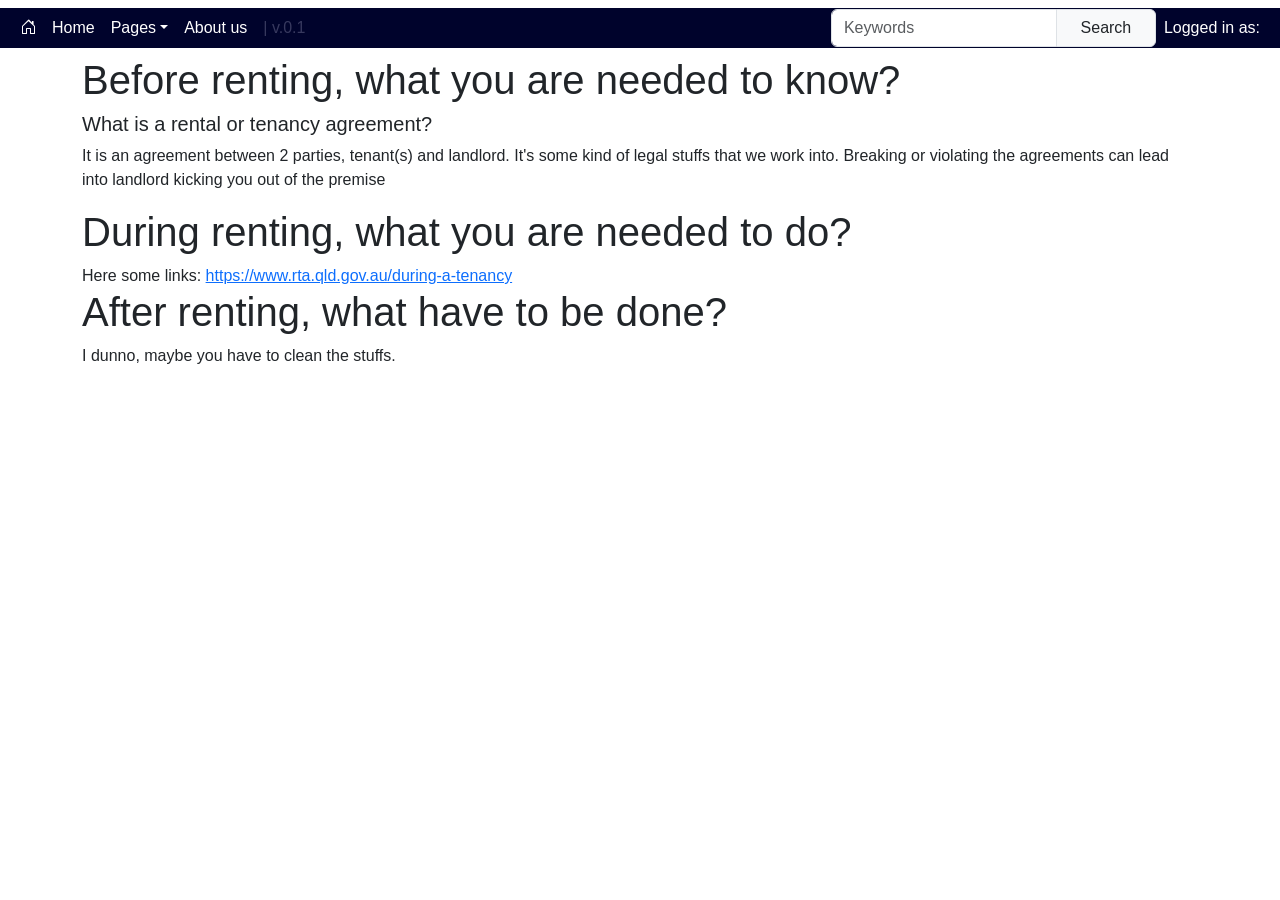
<file: contracts.html>
<!DOCTYPE html>
<html lang="en">
    <head>
        <meta charset="UTF-8">
        <meta name="viewport" content="width=device-width, initial-scale=1.0">
        <title>Property sharing platform</title>
        <link href="https://cdn.jsdelivr.net/npm/bootstrap@5.3.8/dist/css/bootstrap.min.css" rel="stylesheet" integrity="sha384-sRIl4kxILFvY47J16cr9ZwB07vP4J8+LH7qKQnuqkuIAvNWLzeN8tE5YBujZqJLB" crossorigin="anonymous">
        <link rel="stylesheet" href="css/style.css">
    </head>
    <body>
        <header>
            <nav class="navbar navbar-expand-md navbar-dark">
                <div class="container-fluid nav-container">
                    <button class="navbar-toggler" type="button" data-bs-toggle="collapse" data-bs-target="#navbarMain" aria-controls="navbarMain" aria-expanded="false" aria-label="Toggle navigation">
                        <span class="navbar-toggler-icon"></span>
                    </button>
                    <div class="collapse navbar-collapse show" id="navbarMain">
                        <ul class="navbar-nav me-auto mb-2 mb-xl-0">
                            <li class="nav-item">
                                <a class="nav-link" aria-current="page" href="index.html"><i class="bi bi-house-door"></i></a>
                            </li>
                            <li class="nav-item">
                                <a class="nav-link" aria-current="page" href="index.html">Home</a>
                            </li>
                            <li class="nav-item dropdown">
                                <a class="nav-link dropdown-toggle" data-bs-toggle="dropdown" href="#" role="button" aria-expanded="false">Pages</a>
                                <ul class="dropdown-menu">
                                    <li><a class="dropdown-item" href="wishlist.html">My Wishlist</a></li>
                                    <li><a class="dropdown-item" href="details.html">Property Details</a></li>
                                    <li><a class="dropdown-item" href="enquiry.html">Enquiry</a></li>
                                    <li><a class="dropdown-item" href="requestform.html">Request Form</a></li>
                                    <li><a class="dropdown-item" href="hostinglist.html">My Hosting List</a></li>
                                    <li><a class="dropdown-item" href="compare.html">Compare Properties</a></li>
                                    <li><a class="dropdown-item" href="contracts.html">Standard Contract</a></li>
                                    <li><a class="dropdown-item" href="inbound_enq.html">Inbound Enquiry</a></li>
                                    <li><a class="dropdown-item" href="chatthread.html">Chat with mates</a></li>
                                    <li><hr class="dropdown-divider"></li>
                                    <li><a class="dropdown-item" href="about.html">About us</a></li>
                                </ul>
                            </li>
                            <li class="nav-item">
                                <a class="nav-link" aria-current="page" href="about.html">About us</a>
                            </li>
                            <li class="nav-item">
                                <a class="nav-link nav-version disabled" style="color: #d4d4f042;">| v.0.1</a>
                            </li>
                        </ul>
                        <form class="d-flex">
                            <div class="input-group flex-nowrap">
                                <input type="text" class="form-control" placeholder="Keywords" aria-describedby="addon-wrapping" name="search">
                                <span class="input-group-text" id="addon-wrapping">Search</span>
                            </div>
                        </form>
                        <a class="nav-link me-2 disabled ms-2">Logged in as:</a>

                    </div>
                </div>
            </nav>
        </header>
        <main>
            <div class="container">
                <section id="before-rent"></section>
                    <div class="row">
                        <h1>Before renting, what you are needed to know?</h1>
                    </div>
                    <div class="row">
                        <h5 class="step-title">What is a rental or tenancy agreement?</h5>
                    </div>
                    <div class="row">
                        <p>It is an agreement between 2 parties, tenant(s) and landlord. It's some kind of legal stuffs that we work into. Breaking or violating the agreements can lead into landlord kicking you out of the premise</p>
                    </div>
                <section id="during-rent">
                    <div class="row">
                        <h1>During renting, what you are needed to do?</h1>
                        <span>Here some links: <a href="https://www.rta.qld.gov.au/during-a-tenancy">https://www.rta.qld.gov.au/during-a-tenancy</a></span>
                    </div>
                </section>
                <section id="after-rent">
                    <div class="row">
                        <h1>After renting, what have to be done?</h1>
                        <p>I dunno, maybe you have to clean the stuffs.</p>
                    </div>
                </section>

            </div>
        </main>
        <footer></footer>
        <script src="https://cdn.jsdelivr.net/npm/bootstrap@5.3.8/dist/js/bootstrap.bundle.min.js" integrity="sha384-FKyoEForCGlyvwx9Hj09JcYn3nv7wiPVlz7YYwJrWVcXK/BmnVDxM+D2scQbITxI" crossorigin="anonymous"></script>
    </body>
</html>
</file>
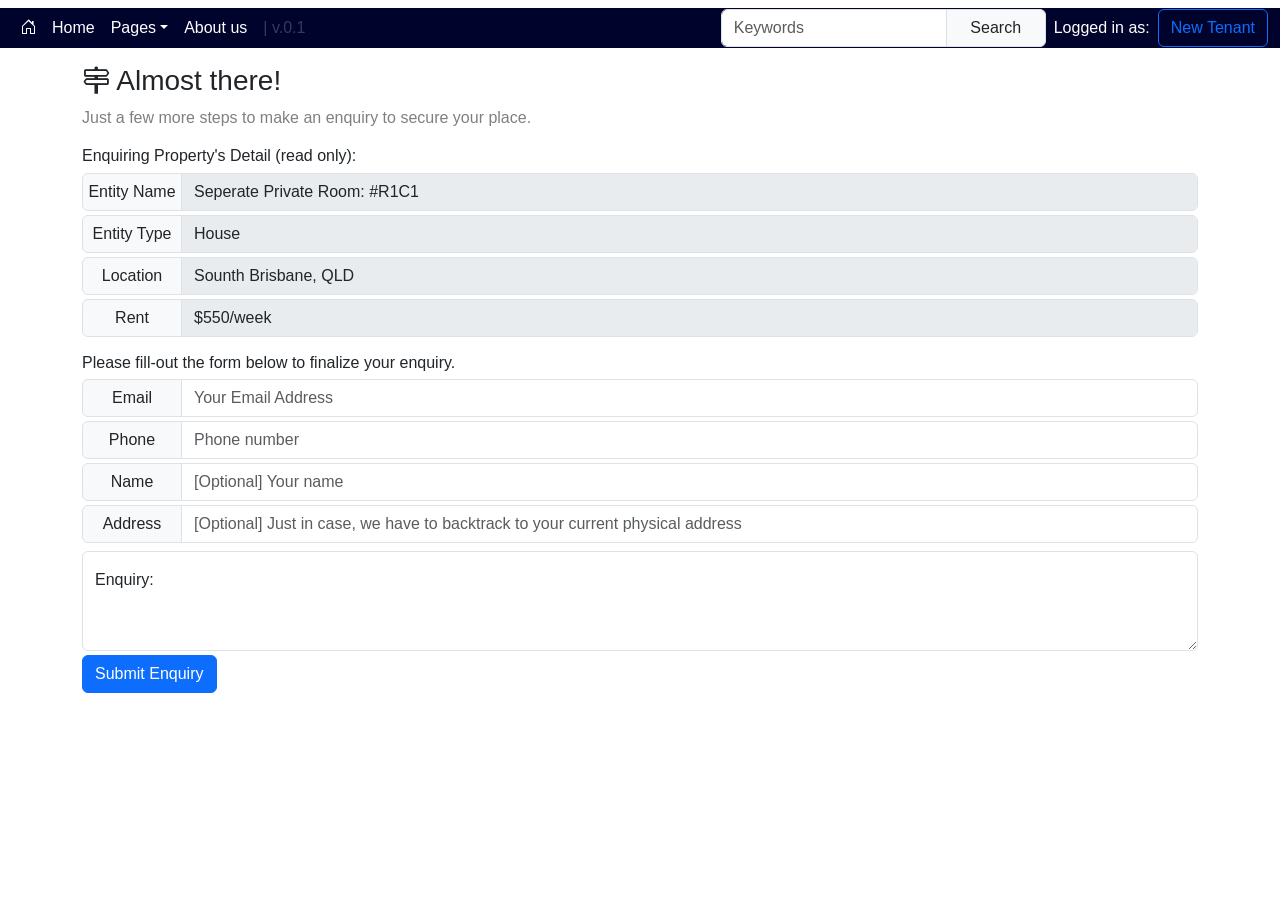
<file: enquiry.html>
<!DOCTYPE html>
<html lang="en">
    <head>
        <meta charset="UTF-8">
        <meta name="viewport" content="width=device-width, initial-scale=1.0">
        <title>Property sharing platform</title>
        <link href="https://cdn.jsdelivr.net/npm/bootstrap@5.3.8/dist/css/bootstrap.min.css" rel="stylesheet" integrity="sha384-sRIl4kxILFvY47J16cr9ZwB07vP4J8+LH7qKQnuqkuIAvNWLzeN8tE5YBujZqJLB" crossorigin="anonymous">
        <link rel="stylesheet" href="css/style.css">
    </head>
    <body>
        <header>
            <nav class="navbar navbar-expand-md navbar-dark">
                <div class="container-fluid nav-container">
                    <button class="navbar-toggler" type="button" data-bs-toggle="collapse" data-bs-target="#navbarMain" aria-controls="navbarMain" aria-expanded="false" aria-label="Toggle navigation">
                        <span class="navbar-toggler-icon"></span>
                    </button>
                    <div class="collapse navbar-collapse show" id="navbarMain">
                        <ul class="navbar-nav me-auto mb-2 mb-xl-0">
                            <li class="nav-item">
                                <a class="nav-link" aria-current="page" href="index.html"><i class="bi bi-house-door"></i></a>
                            </li>
                            <li class="nav-item">
                                <a class="nav-link" aria-current="page" href="index.html">Home</a>
                            </li>
                            <li class="nav-item dropdown">
                                <a class="nav-link dropdown-toggle" data-bs-toggle="dropdown" href="#" role="button" aria-expanded="false">Pages</a>
                                <ul class="dropdown-menu">
                                    <li><a class="dropdown-item" href="wishlist.html">My Wishlist</a></li>
                                    <li><a class="dropdown-item" href="details.html">Property Details</a></li>
                                    <li><a class="dropdown-item" href="enquiry.html">Enquiry</a></li>
                                    <li><a class="dropdown-item" href="compare.html">Compare Properties</a></li>
                                    <li><a class="dropdown-item" href="contracts.html">Standard Contract</a></li>
                                    <li><hr class="dropdown-divider"></li>
                                    <li><a class="dropdown-item" href="about.html">About us</a></li>
                                </ul>
                            </li>
                            <li class="nav-item">
                                <a class="nav-link" aria-current="page" href="about.html">About us</a>
                            </li>
                            <li class="nav-item">
                                <a class="nav-link nav-version disabled" style="color: #d4d4f042;">| v.0.1</a>
                            </li>
                        </ul>
                        <form class="d-flex">
                            <div class="input-group flex-nowrap">
                                <input type="text" class="form-control" placeholder="Keywords" aria-describedby="addon-wrapping" name="search">
                                <span class="input-group-text" id="addon-wrapping">Search</span>
                            </div>
                        </form>
                        <a class="nav-link me-2 disabled ms-2">Logged in as:</a>
                        <a class="btn btn-outline-primary">New Tenant</a>
                    </div>
                </div>
            </nav>
        </header>
        <main>
            <div class="container">
                <div class="row">
                    <h3 class="mt-2"><i class="bi bi-signpost-2"></i> Almost there!</h3>
                </div>
                <div class="row">
                    <span class="text-black-50">Just a few more steps to make an enquiry to secure your place.</span>
                </div>
                <div class="row mt-2">
                    <h6 class="step-title mt-2">Enquiring Property's Detail (read only):</h6>
                    <span></span>
                </div>

                <form action="#" name="readonly-prop">
                    <div class="row mb-1">
                        <div class="input-group">
                            <span class="input-group-text" id="entity-name">Entity Name</span>
                            <input type="text" class="form-control" value="Seperate Private Room: #R1C1" id="entity-name" disabled readonly>
                        </div>
                    </div>
                    <div class="row mb-1">
                        <div class="input-group">
                            <span class="input-group-text" id="entity-type">Entity Type</span>
                            <input type="text" class="form-control" value="House" id="entity-type" disabled readonly>
                        </div>
                    </div>
                    <div class="row mb-1">
                        <div class="input-group">
                            <span class="input-group-text" id="location">Location</span>
                            <input type="text" class="form-control" value="Sounth Brisbane, QLD" id="location" disabled readonly>
                        </div>
                    </div>
                    <div class="row mb-1">
                        <div class="input-group">
                            <span class="input-group-text" id="rent">Rent</span>
                            <input type="text" class="form-control" value="$550/week" id="rent" disabled readonly>
                        </div>
                    </div>
                </form>

                <div class="row mt-2">
                    <h6 class="step-title mt-2">Please fill-out the form below to finalize your enquiry.</h6>
                </div>
                <form action="#" name="enquiry-body" style="margin-top: -5px;">
                    <div class="row mt-1">
                        <div class="input-group">
                            <span class="input-group-text" id="email">Email</span>
                            <input type="text" class="form-control" placeholder="Your Email Address" aria-label="Email" aria-describedby="email" name="email" autocomplete="email">
                        </div>
                    </div>
                    <div class="row mt-1">
                        <div class="input-group">
                            <span class="input-group-text" id="phone">Phone</span>
                            <input type="text" class="form-control" placeholder="Phone number" aria-label="phone" aria-describedby="phone" name="phone" autocomplete="tel">
                        </div>
                    </div>
                    <div class="row mt-1">
                        <div class="input-group">
                            <span class="input-group-text" id="name">Name</span>
                            <input type="text" class="form-control" placeholder="[Optional] Your name" aria-label="name" aria-describedby="name" name="name" autocomplete="name">
                        </div>
                    </div>
                    <div class="row mt-1">
                        <div class="input-group">
                            <span class="input-group-text" id="address">Address</span>
                            <input type="text" class="form-control" placeholder="[Optional] Just in case, we have to backtrack to your current physical address" aria-label="address" aria-describedby="address" name="address" autocomplete="address-line1">
                        </div>
                    </div>
                    <div class="form-floating mt-2">
                        <textarea class="form-control" placeholder="Your concern in any aspect of the asset." id="floatingTextarea2" style="height: 100px"></textarea>
                        <label for="floatingTextarea2">Enquiry:</label>
                    </div>
                    <div class="row justify-content-end mt-1">
                        <div class="col">
                            <button class="btn btn-primary"> Submit Enquiry</button>
                        </div>
                    </div>
                </form>
            </div>
        </main>
        <footer></footer>
        <script src="https://cdn.jsdelivr.net/npm/bootstrap@5.3.8/dist/js/bootstrap.bundle.min.js" integrity="sha384-FKyoEForCGlyvwx9Hj09JcYn3nv7wiPVlz7YYwJrWVcXK/BmnVDxM+D2scQbITxI" crossorigin="anonymous"></script>
    </body>
</html>
</file>
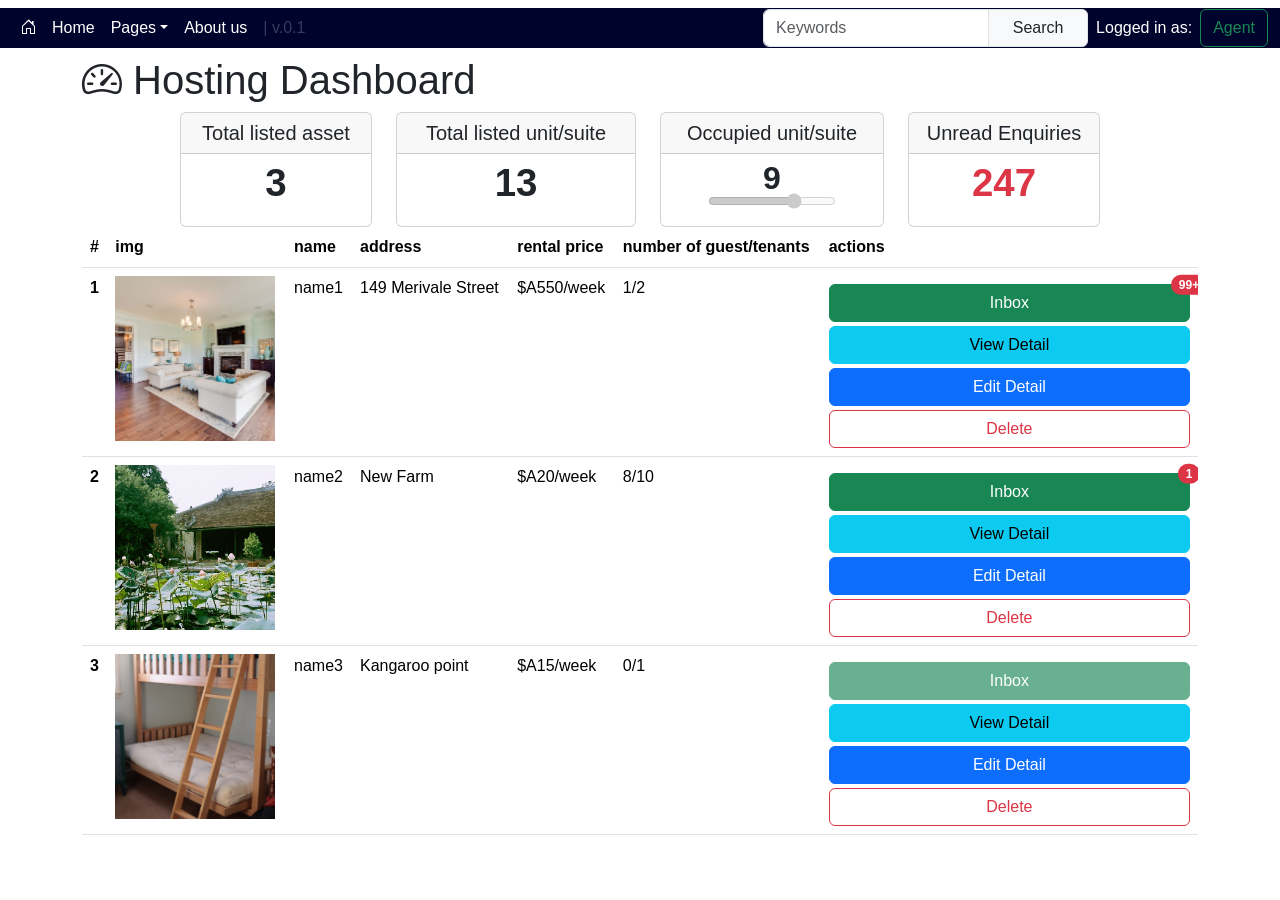
<file: hostinglist.html>
<!DOCTYPE html>
<html lang="en">
    <head>
        <meta charset="UTF-8">
        <meta name="viewport" content="width=device-width, initial-scale=1.0">
        <title>Property sharing platform</title>
        <link href="https://cdn.jsdelivr.net/npm/bootstrap@5.3.8/dist/css/bootstrap.min.css" rel="stylesheet" integrity="sha384-sRIl4kxILFvY47J16cr9ZwB07vP4J8+LH7qKQnuqkuIAvNWLzeN8tE5YBujZqJLB" crossorigin="anonymous">
        <link rel="stylesheet" href="css/style.css">
    </head>
    <body>
        <header>
            <nav class="navbar navbar-expand-md navbar-dark">
                <div class="container-fluid nav-container">
                    <button class="navbar-toggler" type="button" data-bs-toggle="collapse" data-bs-target="#navbarMain" aria-controls="navbarMain" aria-expanded="false" aria-label="Toggle navigation">
                        <span class="navbar-toggler-icon"></span>
                    </button>
                    <div class="collapse navbar-collapse show" id="navbarMain">
                        <ul class="navbar-nav me-auto mb-2 mb-xl-0">
                            <li class="nav-item">
                                <a class="nav-link" aria-current="page" href="index.html"><i class="bi bi-house-door"></i></a>
                            </li>
                            <li class="nav-item">
                                <a class="nav-link" aria-current="page" href="index.html">Home</a>
                            </li>
                            <li class="nav-item dropdown">
                                <a class="nav-link dropdown-toggle" data-bs-toggle="dropdown" href="#" role="button" aria-expanded="false">Pages</a>
                                <ul class="dropdown-menu">
                                    <li><a class="dropdown-item" href="details.html">Property Details</a></li>
                                    <li><a class="dropdown-item" href="requestform.html">Request Form</a></li>
                                    <li><a class="dropdown-item" href="hostinglist.html">My Hosting List</a></li>
                                    <li><a class="dropdown-item" href="compare.html">Compare Properties</a></li>
                                    <li><a class="dropdown-item" href="contracts.html">Standard Contract</a></li>
                                    <li><a class="dropdown-item" href="inbound_enq.html">Inbound Enquiry</a></li>
                                    <li><a class="dropdown-item" href="chatthread.html">Chat with mates</a></li>
                                    <li><hr class="dropdown-divider"></li>
                                    <li><a class="dropdown-item" href="about.html">About us</a></li>
                                </ul>
                            </li>
                            <li class="nav-item">
                                <a class="nav-link" aria-current="page" href="about.html">About us</a>
                            </li>
                            <li class="nav-item">
                                <a class="nav-link nav-version disabled" style="color: #d4d4f042;">| v.0.1</a>
                            </li>
                        </ul>
                        <form class="d-flex">
                            <div class="input-group flex-nowrap">
                                <input type="text" class="form-control" placeholder="Keywords" aria-describedby="addon-wrapping" name="search">
                                <span class="input-group-text" id="addon-wrapping">Search</span>
                            </div>
                        </form>
                        <a class="nav-link me-2 disabled ms-2">Logged in as:</a>
                        <a class="btn btn-outline-success">Agent</a>
                    </div>
                </div>
            </nav>
        </header>
        <main>
            <div class="container">
                <div class="row">
                    <h1><i class="bi bi-speedometer2"></i> Hosting Dashboard</h1>
                </div>
                <div class="row row-cols-auto  justify-content-center gy-4">
                    <div class="col">
                        <div class="card text-center" style="width: 12rem;">
                            <h5 class="card-header">Total listed asset</h5>
                            <div class="card-body cb-dashboard">
                                <span class="dashboard-num-standalone">3</span>
                            </div>
                        </div>
                    </div>
                    <div class="col">
                        <div class="card text-center" style="width: 15rem;">
                            <h5 class="card-header">Total listed unit/suite</h5>
                            <div class="card-body cb-dashboard">
                                <span class="dashboard-num-standalone">13</span>
                            </div>
                        </div>
                    </div>
                    <div class="col">
                        <div class="card text-center" style="width: 14rem;">
                            <h5 class="card-header">Occupied unit/suite</h5>
                            <div class="card-body cb-dashboard">
                                <span class="dashboard-num-bar">9</span><br>
                                <input class="align-middle rang-occ" type="range" id="occ-unit" name="occ-unit" value="9" min="0" max="13" disabled/>
                            </div>
                        </div>
                    </div>
                    <div class="col">
                        <div class="card text-center" style="width: 12rem;">
                            <h5 class="card-header">Unread Enquiries</h5>
                            <div class="card-body cb-dashboard">
                                <span class="dashboard-num-standalone text-danger">247</span>
                            </div>
                        </div>
                    </div>
                </div>
                <div class="table-responsive">
                    <table class="table table-hover" style="border-spacing: 0 10px;">
                        <thead>
                            <tr class="align-middle">
                                <th scope="col">#</th>
                                <th scope="col">img</th>
                                <th scope="col">name</th>
                                <th scope="col">address</th>
                                <th scope="col">rental price</th>
                                <th scope="col">number of guest/tenants</th>
                                <th scope="col">actions</th>
                            </tr>
                        </thead>
                        <tbody>
                            <tr class="align-top">
                                <th scope="row">1</th>
                                <td><img src="img/18552713059_35eac1763b_o.jpg" class="card-img-top" alt="..." style="width:10rem; height: 165px;"></td>
                                <td>name1</td>
                                <td>149 Merivale Street</td>
                                <td>$A550/week</td>
                                <td>1/2</td>
                                <td>
                                    <a type="button" href="inbound_enq.html" class="btn btn-success position-relative w-100 mt-2">
                                        Inbox
                                        <span class="position-absolute top-0 start-100 translate-middle badge rounded-pill bg-danger">
                                            99+
                                            <span class="visually-hidden">unread messages</span>
                                        </span>
                                    </a>
                                    <a class="btn btn btn-info w-100 text-truncate mt-1" href="details.html">View Detail</a>
                                    <a class="btn btn btn-primary w-100 text-truncate mt-1" href="details.html">Edit Detail</a>
                                    <a class="btn btn-outline-danger w-100 mt-1">Delete</a>
                                </td>
                            </tr>
                            <tr class="align-top">
                                <th scope="row">2</th>
                                <td><img src="img/15121302953_a1c4b686d8_c.jpg" class="card-img-top" alt="..." style="width:10rem; height: 165px;"></td>
                                <td>name2</td>
                                <td>New Farm</td>
                                <td>$A20/week</td>
                                <td>8/10</td>
                                <td>
                                    <a type="button" href="inbound_enq.html" class="btn btn-success position-relative w-100 mt-2">
                                        Inbox
                                        <span class="position-absolute top-0 start-100 translate-middle badge rounded-pill bg-danger">
                                            1
                                            <span class="visually-hidden">unread messages</span>
                                        </span>
                                    </a>
                                    <a class="btn btn btn-info w-100 text-truncate mt-1" href="details.html">View Detail</a>
                                    <a class="btn btn btn-primary w-100 text-truncate mt-1" href="details.html">Edit Detail</a>
                                    <a class="btn btn-outline-danger w-100 mt-1">Delete</a>
                                </td>
                            </tr>
                            <tr class="align-top">
                                <th scope="row">3</th>
                                <td><img src="img/3262558319_7eced039d0_b.jpg" class="card-img-top" alt="..." style="width:10rem; height: 165px;"></td>
                                <td>name3</td>
                                <td>Kangaroo point</td>
                                <td>$A15/week</td>
                                <td>0/1</td>
                                <td>
                                    <a type="button" class="btn btn-success position-relative w-100 mt-2 disabled" aria-disabled="true">
                                        Inbox
                                        <span class="position-absolute top-0 start-100 translate-middle badge rounded-pill bg-danger visually-hidden">
                                            0
                                            <span class="visually-hidden">unread messages</span>
                                        </span>
                                    </a>
                                    <a class="btn btn btn-info w-100 text-truncate mt-1" href="details.html">View Detail</a>
                                    <a class="btn btn btn-primary w-100 text-truncate mt-1" href="details.html">Edit Detail</a>
                                    <a class="btn btn-outline-danger w-100 mt-1">Delete</a>
                                </td>
                            </tr>
                        </tbody>
                    </table>
                </div>
            </div>
        </main>
        <footer></footer>
        <script src="https://cdn.jsdelivr.net/npm/bootstrap@5.3.8/dist/js/bootstrap.bundle.min.js" integrity="sha384-FKyoEForCGlyvwx9Hj09JcYn3nv7wiPVlz7YYwJrWVcXK/BmnVDxM+D2scQbITxI" crossorigin="anonymous"></script>
    </body>
</html>
</file>
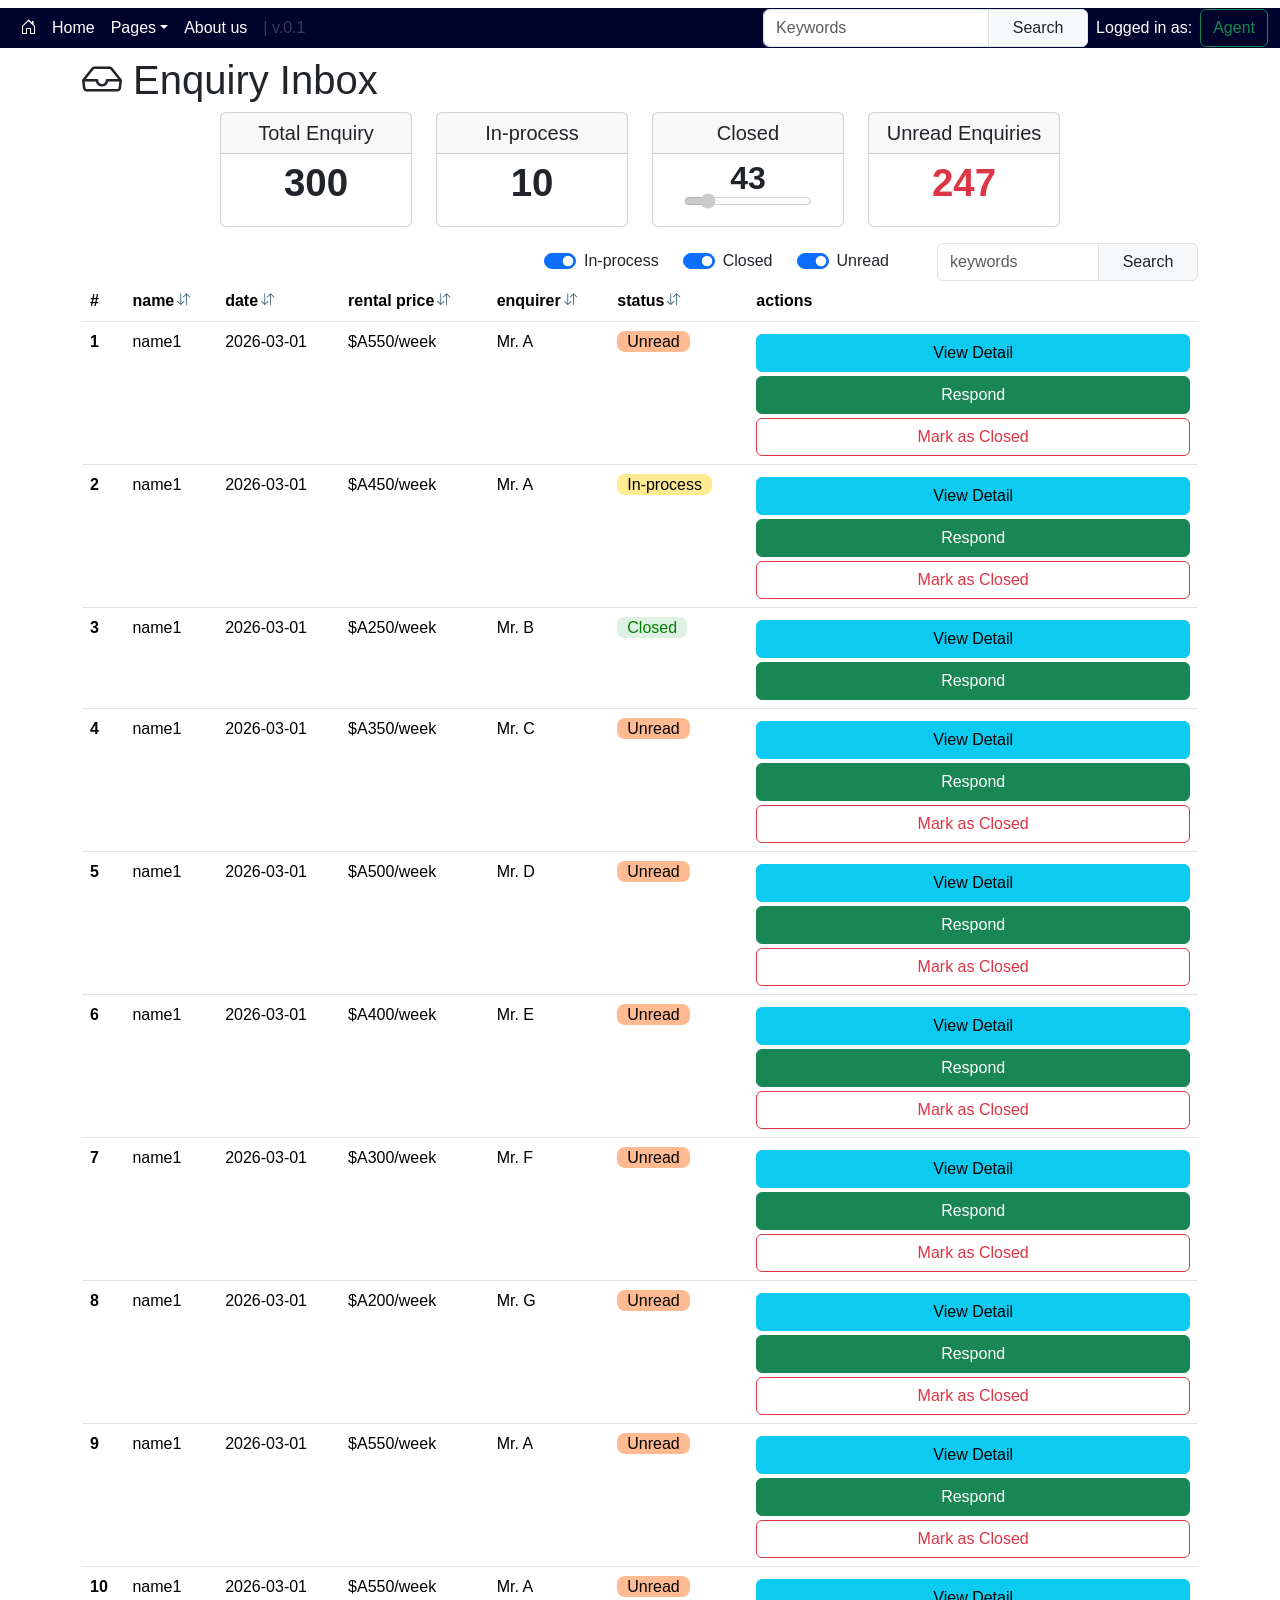
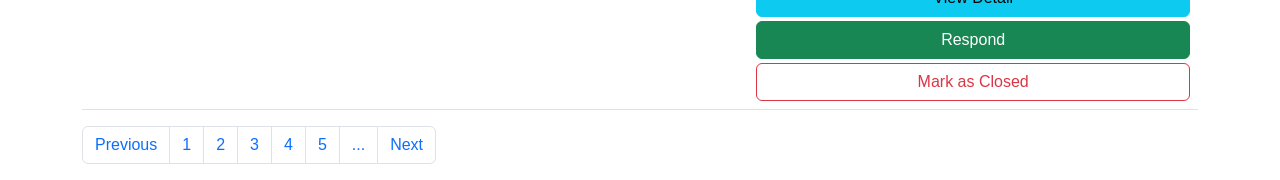
<file: inbound_enq.html>
<!DOCTYPE html>
<html lang="en">
    <head>
        <meta charset="UTF-8">
        <meta name="viewport" content="width=device-width, initial-scale=1.0">
        <title>Property sharing platform</title>
        <link href="https://cdn.jsdelivr.net/npm/bootstrap@5.3.8/dist/css/bootstrap.min.css" rel="stylesheet" integrity="sha384-sRIl4kxILFvY47J16cr9ZwB07vP4J8+LH7qKQnuqkuIAvNWLzeN8tE5YBujZqJLB" crossorigin="anonymous">
        <link rel="stylesheet" href="css/style.css">
    </head>
    <body>
        <header>
            <nav class="navbar navbar-expand-md navbar-dark">
                <div class="container-fluid nav-container">
                    <button class="navbar-toggler" type="button" data-bs-toggle="collapse" data-bs-target="#navbarMain" aria-controls="navbarMain" aria-expanded="false" aria-label="Toggle navigation">
                        <span class="navbar-toggler-icon"></span>
                    </button>
                    <div class="collapse navbar-collapse show" id="navbarMain">
                        <ul class="navbar-nav me-auto mb-2 mb-xl-0">
                            <li class="nav-item">
                                <a class="nav-link" aria-current="page" href="index.html"><i class="bi bi-house-door"></i></a>
                            </li>
                            <li class="nav-item">
                                <a class="nav-link" aria-current="page" href="index.html">Home</a>
                            </li>
                            <li class="nav-item dropdown">
                                <a class="nav-link dropdown-toggle" data-bs-toggle="dropdown" href="#" role="button" aria-expanded="false">Pages</a>
                                <ul class="dropdown-menu">
                                    <li><a class="dropdown-item" href="details.html">Property Details</a></li>
                                    <li><a class="dropdown-item" href="requestform.html">Request Form</a></li>
                                    <li><a class="dropdown-item" href="hostinglist.html">My Hosting List</a></li>
                                    <li><a class="dropdown-item" href="compare.html">Compare Properties</a></li>
                                    <li><a class="dropdown-item" href="contracts.html">Standard Contract</a></li>
                                    <li><a class="dropdown-item" href="inbound_enq.html">Inbound Enquiry</a></li>
                                    <li><a class="dropdown-item" href="chatthread.html">Chat with mates</a></li>
                                    <li><hr class="dropdown-divider"></li>
                                    <li><a class="dropdown-item" href="about.html">About us</a></li>
                                </ul>
                            </li>
                            <li class="nav-item">
                                <a class="nav-link" aria-current="page" href="about.html">About us</a>
                            </li>
                            <li class="nav-item">
                                <a class="nav-link nav-version disabled" style="color: #d4d4f042;">| v.0.1</a>
                            </li>
                        </ul>
                        <form class="d-flex">
                            <div class="input-group flex-nowrap">
                                <input type="text" class="form-control" placeholder="Keywords" aria-describedby="addon-wrapping" name="search">
                                <span class="input-group-text" id="addon-wrapping">Search</span>
                            </div>
                        </form>
                        <a class="nav-link me-2 disabled ms-2">Logged in as:</a>
                        <a class="btn btn-outline-success">Agent</a>
                    </div>
                </div>
            </nav>
        </header>
        <main>
            <div class="container">
                <div class="row">
                    <h1><i class="bi bi-inbox"></i> Enquiry Inbox</h1>
                </div>
                <div class="row row-cols-auto  justify-content-center gy-4">
                    <div class="col">
                        <div class="card text-center" style="width: 12rem;">
                            <h5 class="card-header">Total Enquiry</h5>
                            <div class="card-body cb-dashboard">
                                <span class="dashboard-num-standalone">300</span>
                            </div>
                        </div>
                    </div>
                    <div class="col">
                        <div class="card text-center" style="width: 12rem;">
                            <h5 class="card-header">In-process</h5>
                            <div class="card-body cb-dashboard">
                                <span class="dashboard-num-standalone">10</span>
                            </div>
                        </div>
                    </div>
                    <div class="col">
                        <div class="card text-center" style="width: 12rem;">
                            <h5 class="card-header">Closed</h5>
                            <div class="card-body cb-dashboard">
                                <span class="dashboard-num-bar">43</span><br>
                                <input class="align-middle rang-occ" type="range" id="occ-unit" name="occ-unit" value="43" min="0" max="300" disabled/>
                            </div>
                        </div>
                    </div>
                    <div class="col">
                        <div class="card text-center" style="width: 12rem;">
                            <h5 class="card-header">Unread Enquiries</h5>
                            <div class="card-body cb-dashboard">
                                <span class="dashboard-num-standalone text-danger">247</span>
                            </div>
                        </div>
                    </div>
                </div>
                <div class="row mt-3 align-items-center justify-content-end">
                    <div class="col d-flex justify-content-end">
                        <div class="form-check form-switch me-4">
                            <input class="form-check-input" type="checkbox" role="switch" id="check-inproc" checked>
                            <label class="form-check-label" for="check-inproc">In-process</label>
                        </div>
                        <div class="form-check form-switch me-4">
                            <input class="form-check-input" type="checkbox" role="switch" id="check-closed" checked>
                            <label class="form-check-label" for="check-closed">Closed</label>
                        </div>
                        <div class="form-check form-switch me-4">
                            <input class="form-check-input" type="checkbox" role="switch" id="check-unread" checked>
                            <label class="form-check-label" for="check-unread">Unread</label>
                        </div>
                    </div>
                    <div class="col col-12 col-xl-3 align-end">
                       <div class="input-group">
                            <input type="text" class="form-control" placeholder="keywords" aria-label="search-table" aria-describedby="search-table">
                            <span class="input-group-text" id="search-table">Search</span>
                        </div>
                    </div>
                </div>
                <div class="table-responsive">
                    <table class="table table-hover" style="border-spacing: 0 10px;">
                        <thead>
                            <tr class="align-middle">
                                <th scope="col" >#</th>
                                <th scope="col" class="sortable">name</th>
                                <th scope="col" class="sortable">date</th>
                                <th scope="col" class="sortable">rental price</th>
                                <th scope="col" class="sortable">enquirer</th>
                                <th scope="col" class="sortable">status</th>
                                <th scope="col">actions</th>
                            </tr>
                        </thead>
                        <tbody>
                            <tr class="align-top">
                                <th scope="row">1</th>
                                <td>name1</td>
                                <td>2026-03-01</td>
                                <td>$A550/week</td>
                                <td>Mr. A</td>
                                <td><span class="status-unread">Unread</span></td>
                                <td>
                                    <a class="btn btn btn-info w-100 text-truncate mt-1" href="details.html">View Detail</a>
                                    <a type="button" class="btn btn-success w-100 mt-1">Respond</a>
                                    <a class="btn btn-outline-danger w-100 mt-1">Mark as Closed</a>
                                </td>
                            </tr>
                            <tr class="align-top">
                                <th scope="row">2</th>
                                <td>name1</td>
                                <td>2026-03-01</td>
                                <td>$A450/week</td>
                                <td>Mr. A</td>
                                <td><span class="status-inprocess">In-process</span></td>
                                <td>
                                    <a class="btn btn btn-info w-100 text-truncate mt-1" href="details.html">View Detail</a>
                                    <a type="button" class="btn btn-success w-100 mt-1">Respond</a>
                                    <a class="btn btn-outline-danger w-100 mt-1">Mark as Closed</a>
                                </td>
                            </tr>
                            <tr class="align-top">
                                <th scope="row">3</th>
                                <td>name1</td>
                                <td>2026-03-01</td>
                                <td>$A250/week</td>
                                <td>Mr. B</td>
                                <td><span class="status-closed">Closed</span></td>
                                <td>
                                    <a class="btn btn btn-info w-100 text-truncate mt-1" href="details.html">View Detail</a>
                                    <a type="button" class="btn btn-success w-100 mt-1">Respond</a>
                                </td>
                            </tr>
                            <tr class="align-top">
                                <th scope="row">4</th>
                                <td>name1</td>
                                <td>2026-03-01</td>
                                <td>$A350/week</td>
                                <td>Mr. C</td>
                                <td><span class="status-unread">Unread</span></td>
                                <td>
                                    <a class="btn btn btn-info w-100 text-truncate mt-1" href="details.html">View Detail</a>
                                    <a type="button" class="btn btn-success w-100 mt-1">Respond</a>
                                    <a class="btn btn-outline-danger w-100 mt-1">Mark as Closed</a>
                                </td>
                            </tr>
                            <tr class="align-top">
                                <th scope="row">5</th>
                                <td>name1</td>
                                <td>2026-03-01</td>
                                <td>$A500/week</td>
                                <td>Mr. D</td>
                                <td><span class="status-unread">Unread</span></td>
                                <td>
                                    <a class="btn btn btn-info w-100 text-truncate mt-1" href="details.html">View Detail</a>
                                    <a type="button" class="btn btn-success w-100 mt-1">Respond</a>
                                    <a class="btn btn-outline-danger w-100 mt-1">Mark as Closed</a>
                                </td>
                            </tr>
                            <tr class="align-top">
                                <th scope="row">6</th>
                                <td>name1</td>
                                <td>2026-03-01</td>
                                <td>$A400/week</td>
                                <td>Mr. E</td>
                                <td><span class="status-unread">Unread</span></td>
                                <td>
                                    <a class="btn btn btn-info w-100 text-truncate mt-1" href="details.html">View Detail</a>
                                    <a type="button" class="btn btn-success w-100 mt-1">Respond</a>
                                    <a class="btn btn-outline-danger w-100 mt-1">Mark as Closed</a>
                                </td>
                            </tr>
                            <tr class="align-top">
                                <th scope="row">7</th>
                                <td>name1</td>
                                <td>2026-03-01</td>
                                <td>$A300/week</td>
                                <td>Mr. F</td>
                                <td><span class="status-unread">Unread</span></td>
                                <td>
                                    <a class="btn btn btn-info w-100 text-truncate mt-1" href="details.html">View Detail</a>
                                    <a type="button" class="btn btn-success w-100 mt-1">Respond</a>
                                    <a class="btn btn-outline-danger w-100 mt-1">Mark as Closed</a>
                                </td>
                            </tr>
                            <tr class="align-top">
                                <th scope="row">8</th>
                                <td>name1</td>
                                <td>2026-03-01</td>
                                <td>$A200/week</td>
                                <td>Mr. G</td>
                                <td><span class="status-unread">Unread</span></td>
                                <td>
                                    <a class="btn btn btn-info w-100 text-truncate mt-1" href="details.html">View Detail</a>
                                    <a type="button" class="btn btn-success w-100 mt-1">Respond</a>
                                    <a class="btn btn-outline-danger w-100 mt-1">Mark as Closed</a>
                                </td>
                            </tr>
                            <tr class="align-top">
                                <th scope="row">9</th>
                                <td>name1</td>
                                <td>2026-03-01</td>
                                <td>$A550/week</td>
                                <td>Mr. A</td>
                                <td><span class="status-unread">Unread</span></td>
                                <td>
                                    <a class="btn btn btn-info w-100 text-truncate mt-1" href="details.html">View Detail</a>
                                    <a type="button" class="btn btn-success w-100 mt-1">Respond</a>
                                    <a class="btn btn-outline-danger w-100 mt-1">Mark as Closed</a>
                                </td>
                            </tr>
                            <tr class="align-top">
                                <th scope="row">10</th>
                                <td>name1</td>
                                <td>2026-03-01</td>
                                <td>$A550/week</td>
                                <td>Mr. A</td>
                                <td><span class="status-unread">Unread</span></td>
                                <td>
                                    <a class="btn btn btn-info w-100 text-truncate mt-1" href="details.html">View Detail</a>
                                    <a type="button" class="btn btn-success w-100 mt-1">Respond</a>
                                    <a class="btn btn-outline-danger w-100 mt-1">Mark as Closed</a>
                                </td>
                            </tr>
                        </tbody>
                    </table>
                </div>
                <div class="row">
                    <nav aria-label="page-navigation">
                        <ul class="pagination">
                            <li class="page-item"><a class="page-link" href="#">Previous</a></li>
                            <li class="page-item"><a class="page-link" href="#">1</a></li>
                            <li class="page-item"><a class="page-link" href="#">2</a></li>
                            <li class="page-item"><a class="page-link" href="#">3</a></li>
                            <li class="page-item"><a class="page-link" href="#">4</a></li>
                            <li class="page-item"><a class="page-link" href="#">5</a></li>
                            <li class="page-item"><a class="page-link" href="#">...</a></li>
                            <li class="page-item"><a class="page-link" href="#">Next</a></li>
                        </ul>
                    </nav>
                </div>
            </div>
        </main>
        <footer></footer>
        <script src="https://cdn.jsdelivr.net/npm/bootstrap@5.3.8/dist/js/bootstrap.bundle.min.js" integrity="sha384-FKyoEForCGlyvwx9Hj09JcYn3nv7wiPVlz7YYwJrWVcXK/BmnVDxM+D2scQbITxI" crossorigin="anonymous"></script>
    </body>
</html>
</file>
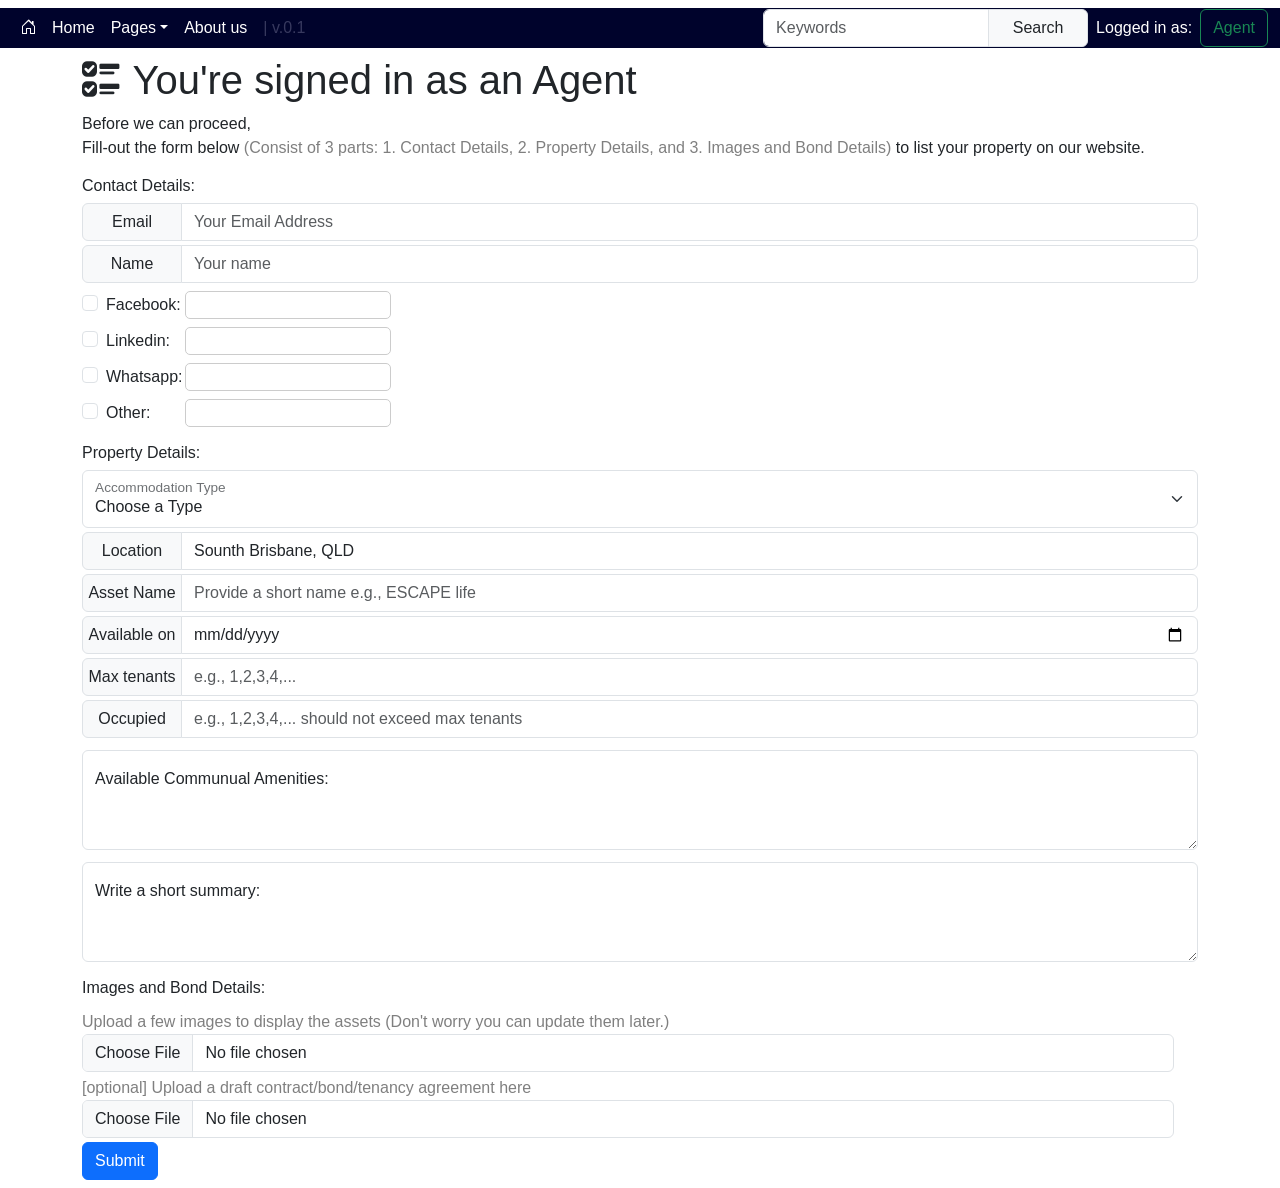
<file: requestform.html>
<!DOCTYPE html>
<html lang="en">
    <head>
        <meta charset="UTF-8">
        <meta name="viewport" content="width=device-width, initial-scale=1.0">
        <title>Property sharing platform</title>
        <link href="https://cdn.jsdelivr.net/npm/bootstrap@5.3.8/dist/css/bootstrap.min.css" rel="stylesheet" integrity="sha384-sRIl4kxILFvY47J16cr9ZwB07vP4J8+LH7qKQnuqkuIAvNWLzeN8tE5YBujZqJLB" crossorigin="anonymous">
        <link rel="stylesheet" href="css/style.css">
    </head>
    <body>
        <header>
            <nav class="navbar navbar-expand-md navbar-dark">
                <div class="container-fluid nav-container">
                    <button class="navbar-toggler" type="button" data-bs-toggle="collapse" data-bs-target="#navbarMain" aria-controls="navbarMain" aria-expanded="false" aria-label="Toggle navigation">
                        <span class="navbar-toggler-icon"></span>
                    </button>
                    <div class="collapse navbar-collapse show" id="navbarMain">
                        <ul class="navbar-nav me-auto mb-2 mb-xl-0">
                            <li class="nav-item">
                                <a class="nav-link" aria-current="page" href="index.html"><i class="bi bi-house-door"></i></a>
                            </li>
                            <li class="nav-item">
                                <a class="nav-link" aria-current="page" href="index.html">Home</a>
                            </li>
                            <li class="nav-item dropdown">
                                <a class="nav-link dropdown-toggle" data-bs-toggle="dropdown" href="#" role="button" aria-expanded="false">Pages</a>
                                <ul class="dropdown-menu">
                                    <li><a class="dropdown-item" href="details.html">Property Details</a></li>
                                    <li><a class="dropdown-item" href="requestform.html">Request Form</a></li>
                                    <li><a class="dropdown-item" href="hostinglist.html">My Hosting List</a></li>
                                    <li><a class="dropdown-item" href="compare.html">Compare Properties</a></li>
                                    <li><a class="dropdown-item" href="contracts.html">Standard Contract</a></li>
                                    <li><a class="dropdown-item" href="inbound_enq.html">Inbound Enquiry</a></li>
                                    <li><a class="dropdown-item" href="chatthread.html">Chat with mates</a></li>
                                    <li><hr class="dropdown-divider"></li>
                                    <li><a class="dropdown-item" href="about.html">About us</a></li>
                                </ul>
                            </li>
                            <li class="nav-item">
                                <a class="nav-link" aria-current="page" href="about.html">About us</a>
                            </li>
                            <li class="nav-item">
                                <a class="nav-link nav-version disabled" style="color: #d4d4f042;">| v.0.1</a>
                            </li>
                        </ul>
                        <form class="d-flex">
                            <div class="input-group flex-nowrap">
                                <input type="text" class="form-control" placeholder="Keywords" aria-describedby="addon-wrapping" name="search">
                                <span class="input-group-text" id="addon-wrapping">Search</span>
                            </div>
                        </form>
                        <a class="nav-link me-2 disabled ms-2">Logged in as:</a>
                        <a class="btn btn-outline-success">Agent</a>
                    </div>
                </div>
            </nav>
        </header>
        <main>
            <div class="container">
                <div class="row">
                    <h1><i class="bi bi-ui-checks"></i> You're signed in as an Agent</h1>
                </div>
                <div class="row">
                    <span>Before we can proceed,</span>
                    <span>Fill-out the form below <span class="text-black-50">(Consist of 3 parts: 1. Contact Details, 2. Property Details, and 3. Images and Bond Details)</span> to list your property on our website.</span>
                </div>
                <form action="#">
                    <h6 class="step-title mt-3">Contact Details:</h6>
                    <div class="row">
                        <div class="input-group">
                            <span class="input-group-text" id="email">Email</span>
                            <input type="text" class="form-control" placeholder="Your Email Address" aria-label="Email" aria-describedby="email" name="email" autocomplete="email">
                        </div>
                    </div>
                    <div class="row mt-1">
                        <div class="input-group">
                            <span class="input-group-text" id="name">Name</span>
                            <input type="text" class="form-control" placeholder="Your name" aria-label="name" aria-describedby="name" name="name" autocomplete="name">
                        </div>
                    </div>
                    <div class="form-check mt-2">
                        <input class="form-check-input" type="checkbox" value="" id="check-fb">
                        <label class="form-check-label" for="check-fb" style="width: 75px;">
                            Facebook:
                        </label>
                        <input class="check-smedia" type="text" name="check-fb">
                    </div>
                    <div class="form-check mt-2">
                        <input class="form-check-input" type="checkbox" value="" id="check-lkin">
                        <label class="form-check-label" for="check-lkin" style="width: 75px;">
                            Linkedin:
                        </label>
                        <input class="check-smedia" type="text" name="check-lkin">
                    </div>
                    <div class="form-check mt-2">
                        <input class="form-check-input" type="checkbox" value="" id="check-whatsapp">
                        <label class="form-check-label" for="check-whatsapp" style="width: 75px;">
                            Whatsapp:
                        </label>
                        <input class="check-smedia" type="text" name="check-whatsapp">
                    </div>
                    <div class="form-check mt-2">
                        <input class="form-check-input" type="checkbox" value="" id="check-other">
                        <label class="form-check-label" for="check-other" style="width: 75px;">
                            Other:
                        </label>
                        <input class="check-smedia" type="text" name="check-other">
                    </div>
                    <h6 class="step-title mt-3">Property Details:</h6>
                    <div class="row">
                        <div class="col">
                            <div class="form-floating mb-1">
                                <select class="form-select" id="loatingSelectType" aria-label="Floating label select example">
                                    <option selected>Choose a Type</option>
                                    <option value="1">House</option>
                                    <option value="2">Service Apartment / Share Room</option>
                                    <option value="3">Bunk Beds</option>
                                </select>
                                <label for="floatingSelectType">Accommodation Type</label>
                            </div>
                            <div class="row mb-1">
                                <div class="input-group">
                                    <span class="input-group-text" id="location">Location</span>
                                    <input type="text" class="form-control" value="Sounth Brisbane, QLD" id="location" name="address-line1" autocomplete="address-level1">
                                </div>
                            </div>
                            <div class="row mb-1">
                                <div class="input-group">
                                    <span class="input-group-text" id="asset-name">Asset Name</span>
                                    <input type="text" class="form-control" placeholder="Provide a short name e.g., ESCAPE life" aria-label="asset-name" aria-describedby="asset-name" name="name" autocomplete="name">
                                </div>
                            </div>
                            <div class="row mb-1">
                                <div class="input-group">
                                    <span class="input-group-text" id="av-date">Available on</span>
                                    <input type="date" class="form-control" aria-label="av-date" aria-describedby="av-date" name="av-date">
                                </div>
                            </div>
                            <div class="row mb-1">
                                <div class="input-group">
                                    <span class="input-group-text" id="max-tenant">Max tenants</span>
                                    <input type="text" class="form-control" placeholder="e.g., 1,2,3,4,..." aria-label="max-tenant" aria-describedby="max-tenant" name="max-tenant" autocomplete="off" >
                                </div>
                            </div>
                            <div class="row mb-1">
                                <div class="input-group">
                                    <span class="input-group-text" id="occ-tenant">Occupied</span>
                                    <input type="text" class="form-control" placeholder="e.g., 1,2,3,4,... should not exceed max tenants" aria-label="occ-tenant" aria-describedby="occ-tenant" name="occ-tenant" autocomplete="off">
                                </div>
                            </div>
                            <div class="row mb-1">
                                <div class="col">
                                    <div class="form-floating mt-2">
                                        <textarea class="form-control" placeholder="List" id="floatingTextarea2" style="height: 100px"></textarea>
                                        <label for="floatingTextarea2">Available Communual Amenities:</label>
                                    </div>
                                </div>
                            </div>
                            <div class="row mb-1">
                                <div class="col">
                                    <div class="form-floating mt-2">
                                        <textarea class="form-control" placeholder="List" id="floatingTextarea3" style="height: 100px"></textarea>
                                        <label for="floatingTextarea3">Write a short summary:</label>
                                    </div>
                                </div>
                            <div class="row mb-1">
                                <h6 class="step-title mt-3">Images and Bond Details:</h6>
                            </div>
                            <div class="row mb-1">
                                 <div class="col">
                                    <span class="text-black-50">Upload a few images to display the assets (Don't worry you can update them later.)</span>
                                    <input class="form-control" type="file" id="formFile">
                                 </div>
                            </div>
                            <div class="row mb-1">
                                 <div class="col">
                                    <span class="text-black-50">[optional] Upload a draft contract/bond/tenancy agreement here</span>
                                    <input class="form-control" type="file" id="formFile">
                                 </div>
                            </div>
                            <div class="row mb-1">
                                <div class="col">
                                    <button class="btn btn-primary">Submit</button>
                                </div>
                            </div>
                        </div>
                    </div>
                </form>
            </div>
        </main>
        <footer></footer>
        <script src="https://cdn.jsdelivr.net/npm/bootstrap@5.3.8/dist/js/bootstrap.bundle.min.js" integrity="sha384-FKyoEForCGlyvwx9Hj09JcYn3nv7wiPVlz7YYwJrWVcXK/BmnVDxM+D2scQbITxI" crossorigin="anonymous"></script>
    </body>
</html>
</file>
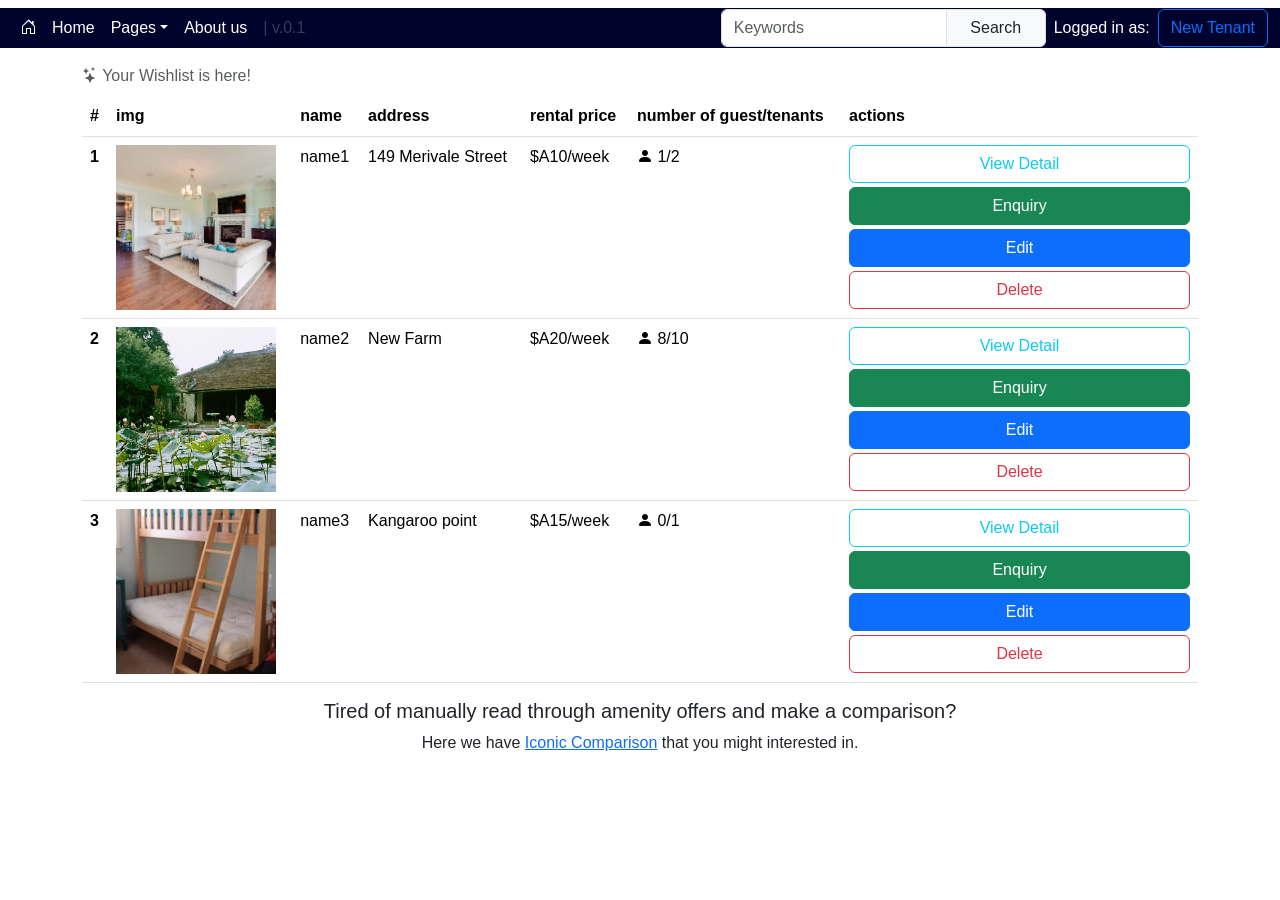
<file: wishlist.html>
<!DOCTYPE html>
<html lang="en">
    <head>
        <meta charset="UTF-8">
        <meta name="viewport" content="width=device-width, initial-scale=1.0">
        <title>Real-estate sharing platform</title>
        <link href="https://cdn.jsdelivr.net/npm/bootstrap@5.3.8/dist/css/bootstrap.min.css" rel="stylesheet" integrity="sha384-sRIl4kxILFvY47J16cr9ZwB07vP4J8+LH7qKQnuqkuIAvNWLzeN8tE5YBujZqJLB" crossorigin="anonymous">
        <link rel="stylesheet" href="css/style.css">
    </head>
    <body>
        <header>
            <nav class="navbar navbar-expand-md navbar-dark">
                <div class="container-fluid nav-container">
                    <button class="navbar-toggler" type="button" data-bs-toggle="collapse" data-bs-target="#navbarMain" aria-controls="navbarMain" aria-expanded="false" aria-label="Toggle navigation">
                        <span class="navbar-toggler-icon"></span>
                    </button>
                    <div class="collapse navbar-collapse show" id="navbarMain">
                        <ul class="navbar-nav me-auto mb-2 mb-xl-0">
                            <li class="nav-item">
                                <a class="nav-link" aria-current="page" href="index.html"><i class="bi bi-house-door"></i></a>
                            </li>
                            <li class="nav-item">
                                <a class="nav-link" aria-current="page" href="index.html">Home</a>
                            </li>
                            <li class="nav-item dropdown">
                                <a class="nav-link dropdown-toggle" data-bs-toggle="dropdown" href="#" role="button" aria-expanded="false">Pages</a>
                                <ul class="dropdown-menu">
                                    <li><a class="dropdown-item" href="wishlist.html">My Wishlist</a></li>
                                    <li><a class="dropdown-item" href="details.html">Property Details</a></li>
                                    <li><a class="dropdown-item" href="compare.html">Compare Properties</a></li>
                                    <li><hr class="dropdown-divider"></li>
                                    <li><a class="dropdown-item" href="about.html">About us</a></li>
                                </ul>
                            </li>
                            <li class="nav-item">
                                <a class="nav-link" aria-current="page" href="about.html">About us</a>
                            </li>
                            <li class="nav-item">
                                <a class="nav-link nav-version disabled" style="color: #d4d4f042;">| v.0.1</a>
                            </li>
                        </ul>
                        <form class="d-flex">
                            <div class="input-group flex-nowrap">
                                <input type="text" class="form-control" placeholder="Keywords" aria-describedby="addon-wrapping" name="search">
                                <span class="input-group-text" id="addon-wrapping">Search</span>
                            </div>
                        </form>
                        <a class="nav-link me-2 disabled ms-2">Logged in as:</a>
                        <a class="btn btn-outline-primary">New Tenant</a>
                    </div>
                </div>
            </nav>
        </header>
        <main>
            <div class="container">
                <div class="table-responsive">
                    <table class="table table-hover">
                        <caption class="caption-top"><i class="bi bi-stars"></i> Your Wishlist is here!</caption>
                        <thead>
                            <tr class="align-middle">
                                <th scope="col">#</th>
                                <th scope="col">img</th>
                                <th scope="col">name</th>
                                <th scope="col">address</th>
                                <th scope="col">rental price</th>
                                <th scope="col">number of guest/tenants</th>
                                <th scope="col">actions</th>
                            </tr>
                        </thead>
                        <tbody>
                            <tr class="align-top">
                                <th scope="row">1</th>
                                <td><img src="img/18552713059_35eac1763b_o.jpg" class="card-img-top" alt="..." style="width:10rem; height: 165px;"></td>
                                <td>name1</td>
                                <td>149 Merivale Street</td>
                                <td>$A10/week</td>
                                <td><i class="bi bi-person-fill"></i> 1/2</td>
                                <td>
                                    <a href="details.html" class="btn btn btn-outline-info w-100 text-truncate">View Detail</a>
                                    <a href="enquiry.html" class="btn btn-success w-100 mt-1">Enquiry</a>
                                    <button class="btn btn-primary w-100 mt-1">Edit</button>
                                    <button class="btn btn-outline-danger w-100 mt-1">Delete</button>
                                </td>
                            </tr>
                            <tr class="align-top">
                                <th scope="row">2</th>
                                <td><img src="img/15121302953_a1c4b686d8_c.jpg" class="card-img-top" alt="..." style="width:10rem; height: 165px;"></td>
                                <td>name2</td>
                                <td>New Farm</td>
                                <td>$A20/week</td>
                                <td><i class="bi bi-person-fill"></i> 8/10</td>
                                <td>
                                    <a href="details.html" class="btn btn btn-outline-info w-100 text-truncate">View Detail</a>
                                    <a href="enquiry.html" class="btn btn-success w-100 mt-1">Enquiry</a>
                                    <button class="btn btn-primary w-100 mt-1">Edit</button>
                                    <button class="btn btn-outline-danger w-100 mt-1">Delete</button>
                                </td>
                            </tr>
                            <tr class="align-top">
                                <th scope="row">3</th>
                                <td><img src="img/3262558319_7eced039d0_b.jpg" class="card-img-top" alt="..." style="width:10rem; height: 165px;"></td>
                                <td>name3</td>
                                <td>Kangaroo point</td>
                                <td>$A15/week</td>
                                <td><i class="bi bi-person-fill"></i> 0/1</td>
                                <td>
                                    <a href="details.html" class="btn btn btn-outline-info w-100 text-truncate">View Detail</a>
                                    <a href="enquiry.html" class="btn btn-success w-100 mt-1">Enquiry</a>
                                    <button class="btn btn-primary w-100 mt-1">Edit</button>
                                    <button class="btn btn-outline-danger w-100 mt-1">Delete</button>
                                </td>
                            </tr>
                        </tbody>
                    </table>
                </div>
                <div class="row">
                    <h5 class="text-center">Tired of manually read through amenity offers and make a comparison?</h5>
                </div>
                <div class="row align-items-center">
                    <span class="text-center">
                        Here we have <a href="compare.html">Iconic Comparison</a> that you might interested in.
                    </span>
                </div>
            </div>
        </main>
        <script src="https://cdn.jsdelivr.net/npm/bootstrap@5.3.8/dist/js/bootstrap.bundle.min.js" integrity="sha384-FKyoEForCGlyvwx9Hj09JcYn3nv7wiPVlz7YYwJrWVcXK/BmnVDxM+D2scQbITxI" crossorigin="anonymous"></script>
    </body>
</html>
</file>
<file: css/style.css>
@import url("https://cdn.jsdelivr.net/npm/bootstrap-icons@1.11.3/font/bootstrap-icons.min.css");

:root {
  --bg-color-main: #00032c;
  --primary-accent: #007bff;
}

body {
  font-family:
  -apple-system, BlinkMacSystemFont, "Segoe UI", Helvetica, Arial, sans-serif,
    "Apple Color Emoji", "Segoe UI Emoji", "Segoe UI Symbol", "Noto Color Emoji";
}

.nav-container {
    background-color: var(--bg-color-main);
    color: white;
}

.nav-link {
  color: white;
}

.label-rent-slider {
  font-weight: 600;
}

.acc-type-house {
  background-color:#7baecc;
  border-radius: 8px;
  padding-left: 5px;
  padding-right: 5px;
  color: white;
  content: "House";
}

.price-topic {
  font-weight: 500;
  color: rgb(59, 59, 59);
}

.span-title {
  font-weight: 700;
}

.acc-type-apartment {
  background-color:#ccb07b;
  border-radius: 8px;
  padding-left: 5px;
  padding-right: 5px;
  color: white;
  content: "Apartment";  
}

.acc-type-bed {
  background-color:#cc927b;
  border-radius: 8px;
  padding-left: 5px;
  padding-right: 5px;
  color: white;
  content: "Bunk Bed";  
}

.chat-message {
  border-color: #8fb1d1;
  border-radius: 5px;
  background-color: #f6fbff;
  height: 90px;
}

.btn-send {
  background-color: var(--bg-color-main);
  border-radius: 4px;
  color:#ffffff;
  border: none;
}

.dateinput {
  border: 1px solid #ccc;
  padding: 5px;
  border-width: 1px;
  border-radius: 4px;
}

.step-title {
  color: color-mix(var(--bg-color-main) ,transparent 25%);
}

.mate-name-comment {
  background-color: rgb(205, 255, 205);
  color: green;
  font-weight: 600;
  padding: 0px 15px 0px 15px;
  border-radius: 5px;
}

.input-group-text {
  width: 100px;
  justify-content:center;
}

.dashboard-num-standalone {
  font-weight: 700;
  font-size:2.4em;
}

.dashboard-num-bar {
  font-weight: 700;
  font-size:2em;
}

.rang-occ {
  width: 8rem;
  margin-top: -28px;
}

.cb-dashboard {
  padding: 0 0 0 0;
  height: 72px;
}

.check-smedia {
  border:1px solid #ccc;
  border-radius: 5px;
}

.icongreen {
  color: green;
}

.icongrey {
  color: rgb(180, 180, 180);
}

.iconred {
  color: red;
}

.iconblue {
  color:#007bff;
}

.iconlightgreen {
  color: rgba(77, 185, 67, 0.7);
  text-decoration: none;
}

.hidden-select {
  opacity: 0;
  position: absolute;
  top: 0;
  left: 0;
  width: 100%;
  height: 100%;
}

.status-inprocess {
  background-color: #ffeb92;
  border-radius: 8px;
  padding: 2px 10px 2px 10px;
}

.status-unread {
  background-color: #ffba92;
  border-radius: 8px;
  padding: 2px 10px 2px 10px;
}

.status-closed {
  background-color: #def1e2;
  color: green;
  border-radius: 8px;
  padding: 2px 10px 2px 10px;
}

.sortable::after {
  padding-left: 3px;
  content: "\F127";
  font-family: "bootstrap-icons";
  font-weight: 100;
  font-size: smaller;
  color: #3a6279;
}

.wishlistspan::before {
  padding-right: 10px;
  content: "\F417";
  font-family: "bootstrap-icons";
  font-size:x-small;
  font-weight: 600;
}

.bg-lightgreen {
  background-color: rgb(221, 255, 221);
  color: #273831;
  padding: 5px 10px 5px 10px;
  border-radius: 8px;
  font-weight: 600;
}

.msg-ct {
  margin-left: 5px;
  padding: 0px 5px 0px 5px;
  background-color: rgb(252, 56, 56);
  border-radius: 5px;
  color: #ececec;
  font-size: small;
}

.person {
  display: inline-flex;
  align-items: center;
}

.person::before {
  content: "\F4DA";
  font-family: "bootstrap-icons";
  font-size: large;
  margin-right: 5px;
}

.chat-guess {
  padding: 2px 10px 2px 10px;
  background-color: #ececec;
  border-radius: 8px;
}

.chat-agent {
  padding: 2px 15px 2px 15px;
  background-color: #f2fff1;
  border-radius: 8px;
}

.card-img-top {
  height: 190px;
  object-fit: cover;
  aspect-ratio: 16/9;
}
</file>
